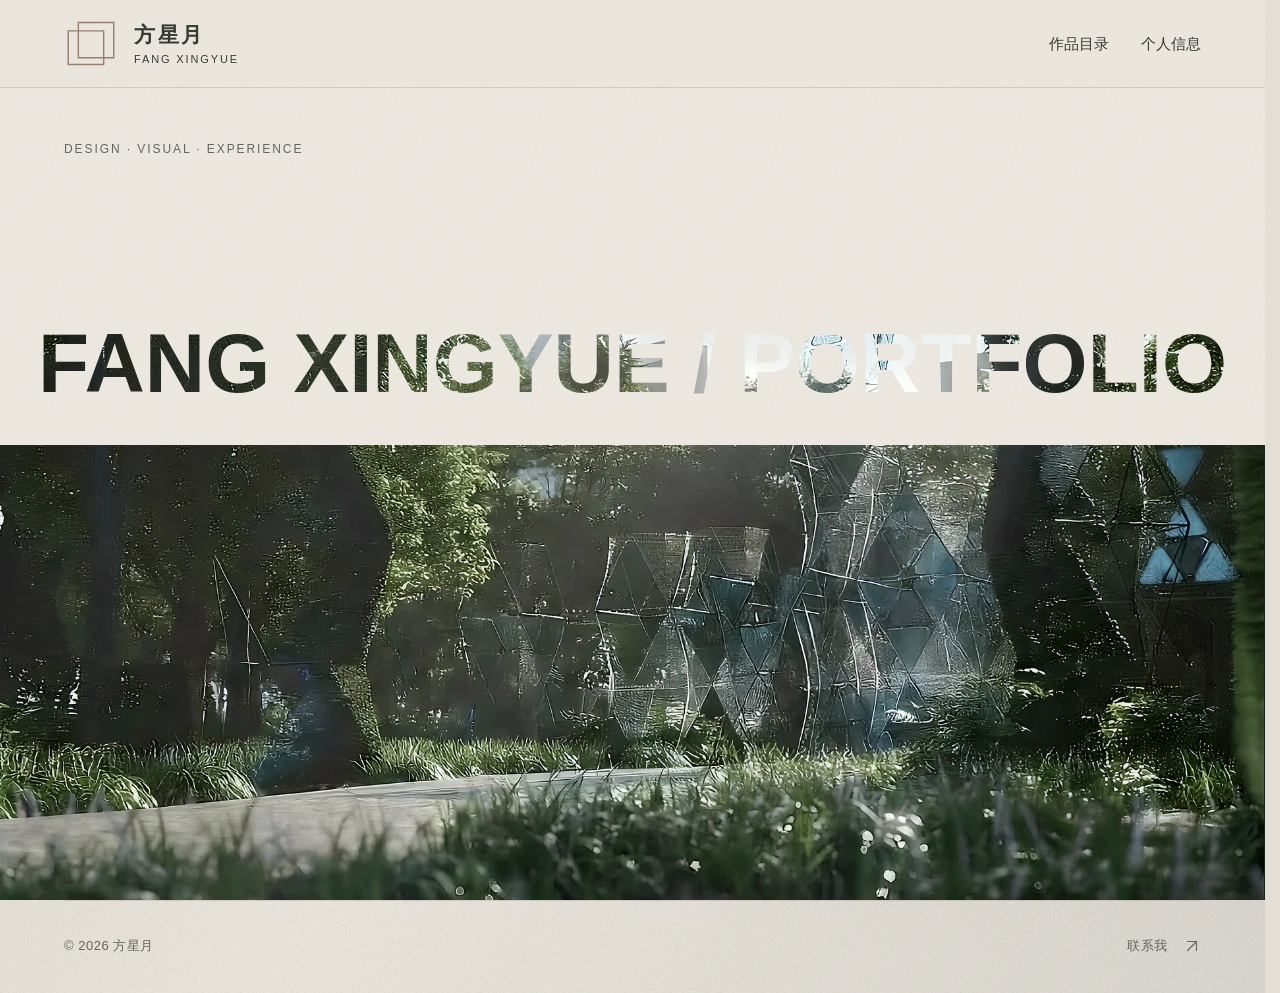
<file: index.html>
<!doctype html><html lang="zh-CN"><head><meta charset="utf-8"><meta name="viewport" content="width=device-width,initial-scale=1"><script src="display-mode.js?v=20261125-49"></script><meta name="theme-color" content="#f1eee7"><meta name="description" content="方星月的设计作品集：概念、视觉、材料与原型，探索设计与体验的可能。"><meta property="og:title" content="方星月 · 设计作品集"><meta property="og:description" content="方星月的设计作品集：概念、视觉、材料与原型，探索设计与体验的可能。"><title>方星月 · 设计作品集</title><link rel="icon" href="assets/favicon.svg?v=2" type="image/svg+xml"><link rel="stylesheet" href="styles.css?v=20261125-49"><link rel="stylesheet" href="experience.css?v=20261125-49"><script src="projects.js?v=20261125-49" defer></script><script src="other-projects.js?v=20261125-49" defer></script><script src="selected-core.js?v=20261126-60" defer></script><script src="selected-lumi.js?v=20261125-49" defer></script><script src="experience.js?v=20261125-49" defer></script><link rel="stylesheet" href="display-mode.css?v=20261125-49"><script src="navigation.js?v=20261125-49" defer></script><link rel="stylesheet" href="navigation.css?v=20261125-49"></head><body class="home-page motion-home"><a class="skip" href="#main">跳至正文</a><header class="header"><a class="identity" href="index.html" aria-label="方星月，回到首页"><img class="brand-mark" src="assets/folio-mark.svg" width="64" height="56" alt="" aria-hidden="true"><span>方星月<small>FANG XINGYUE</small></span></a><nav aria-label="主导航"><a href="index.html?view=work" data-directory-link>作品目录</a><a href="about.html">个人信息</a></nav></header>
<main id="main">
 <section class="motion-intro" aria-label="从 LUMI CITY 影片进入作品目录">
  <div class="motion-stage">
   <div class="motion-directory wrap" id="work">
    <div class="motion-heading"><h1>CONTENTS</h1></div>
    <div class="motion-grid" id="project-grid"></div>
   </div>
   <div class="hero-film" aria-hidden="true"><video id="opening-video" muted autoplay loop playsinline preload="auto" poster="assets/lumi-opening-enhanced-poster.webp"><source src="assets/lumi-opening-enhanced.mp4" type="video/mp4"></video></div>
   <svg class="opening-mask" xmlns="http://www.w3.org/2000/svg" aria-hidden="true" focusable="false" preserveAspectRatio="none">
    <defs><mask id="opening-cutout" x="0" y="0" maskUnits="userSpaceOnUse" maskContentUnits="userSpaceOnUse" mask-type="luminance"><rect id="opening-solid" fill="white"/><g id="opening-type"><text fill="black" font-family="Arial, Helvetica, sans-serif" font-size="100" font-weight="900">FANG XINGYUE / PORTFOLIO</text></g></mask>
    <pattern id="opening-grain" width="240" height="240" patternUnits="userSpaceOnUse"><image href="assets/paper-grain.svg" width="240" height="240"/></pattern></defs>
    <g mask="url(#opening-cutout)"><rect width="100%" height="100%" fill="#eeeae2"/><rect width="100%" height="100%" fill="url(#opening-grain)" opacity=".38"/></g>
   </svg>
   <div class="hero-copy"><p class="hero-kicker">DESIGN · VISUAL · EXPERIENCE</p><p class="sr-only">FANG XINGYUE / PORTFOLIO</p></div>
  </div>
 </section>
 <noscript><div class="wrap empty"><p><a href="documents/lumi-city.pdf">下载 LUMI CITY 完整作品集</a> · <a href="documents/portfolio-selected.pdf">下载设计作品集</a></p></div></noscript>
</main><footer class="footer wrap"><span>© 2026 方星月</span><a href="about.html#contact">联系我 <svg class="icon" viewBox="0 0 24 24" aria-hidden="true"><path d="M6 18 18 6M6 6h12v12"/></svg></a></footer></body></html>
</file>
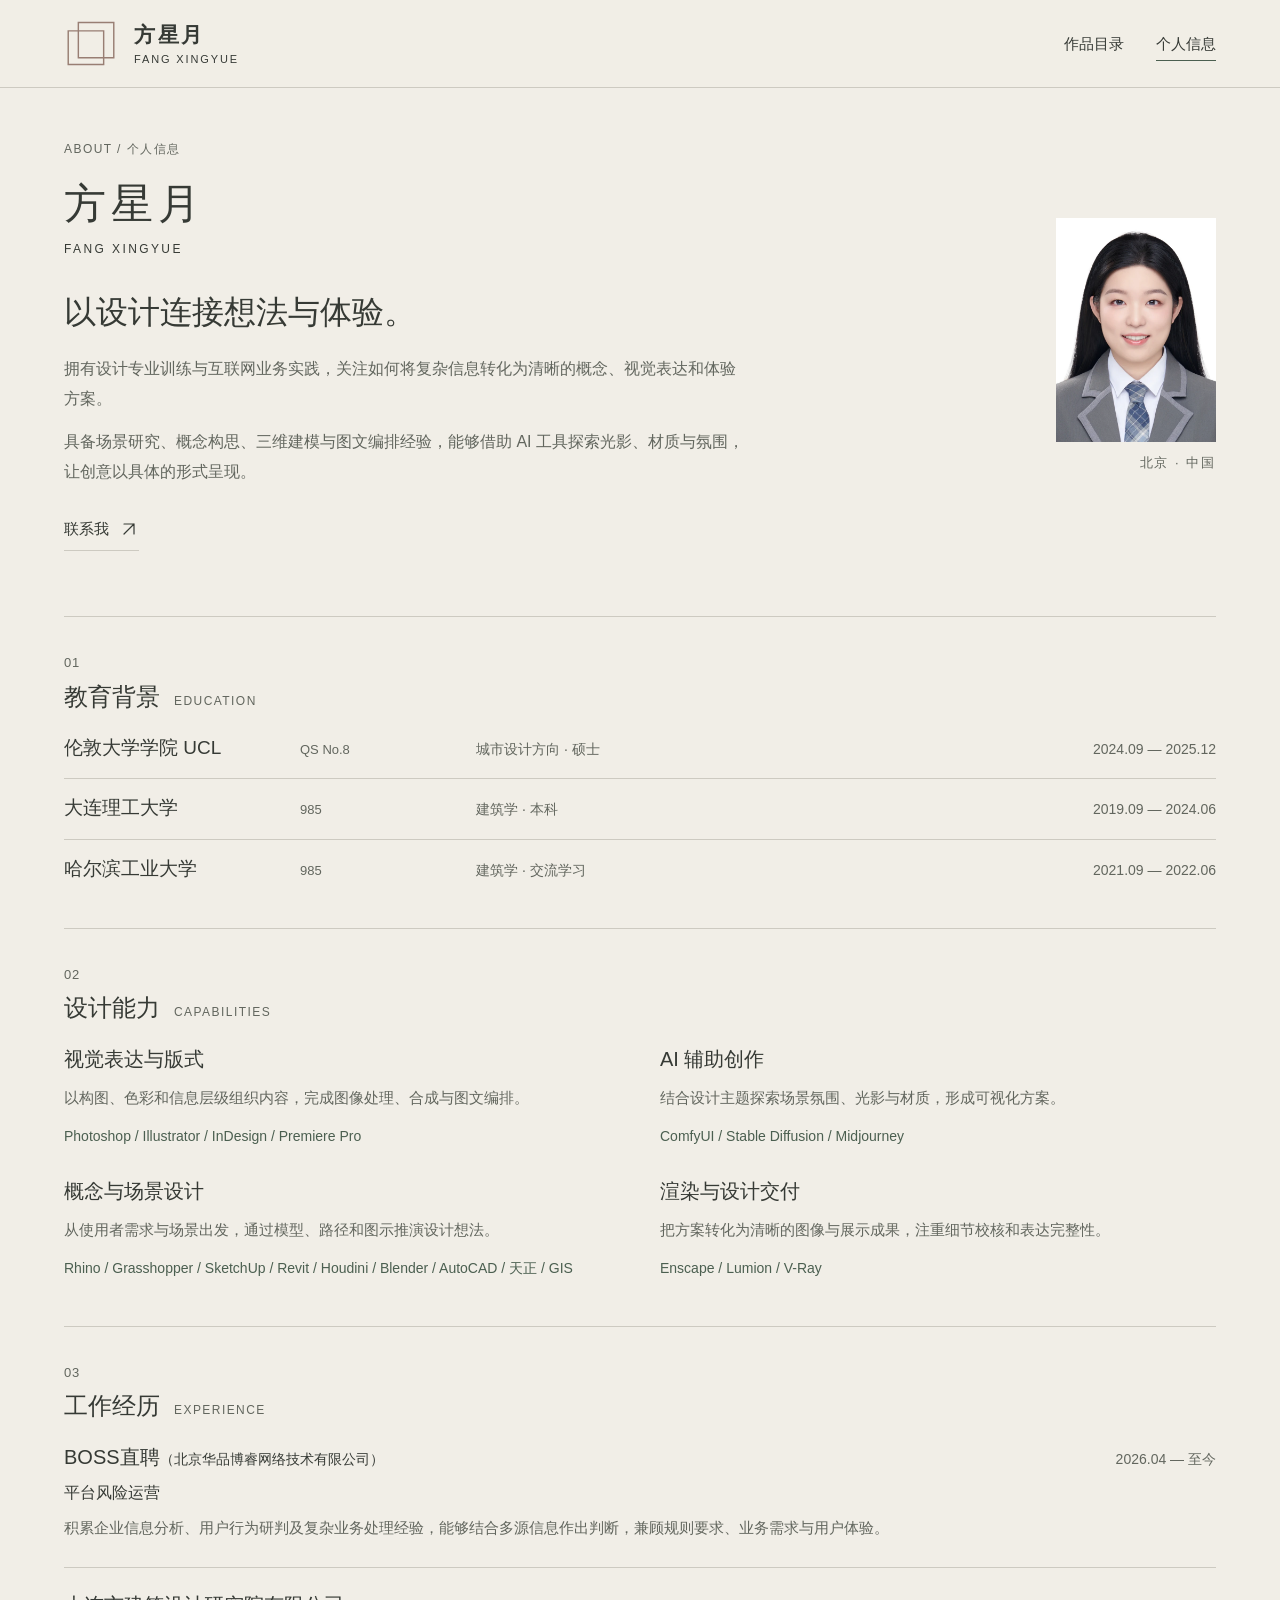
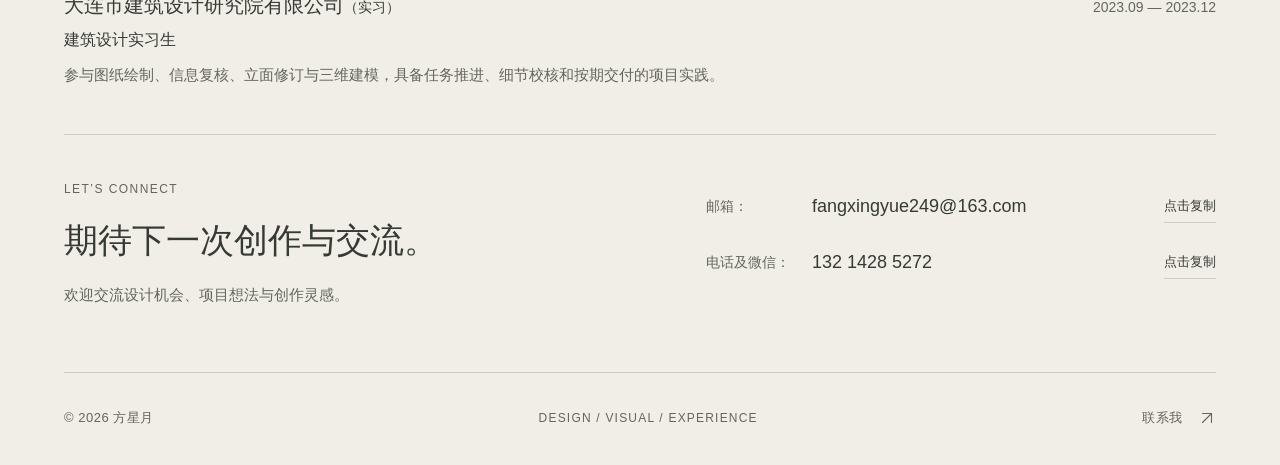
<file: about.html>
<!doctype html><html lang="zh-CN"><head><meta charset="utf-8"><meta name="viewport" content="width=device-width,initial-scale=1"><script src="display-mode.js?v=20261125-34"></script><meta name="theme-color" content="#f5f4ef"><meta name="description" content="方星月的教育背景、设计能力、互联网业务经历与联系方式。"><meta property="og:title" content="个人信息 · 方星月"><meta property="og:description" content="方星月的教育背景、设计能力、互联网业务经历与联系方式。"><title>个人信息 · 方星月</title><link rel="icon" href="assets/favicon.svg?v=2" type="image/svg+xml"><link rel="stylesheet" href="styles.css?v=20261125-34"><script src="site.js?v=20261125-34" defer></script><link rel="stylesheet" href="display-mode.css?v=20261125-34"></head><body><a class="skip" href="#main">跳至正文</a><header class="header"><a class="identity" href="index.html" aria-label="方星月，回到首页"><img class="brand-mark" src="assets/folio-mark.svg" width="64" height="56" alt="" aria-hidden="true"><span>方星月<small>FANG XINGYUE</small></span></a><nav aria-label="主导航"><a  href="index.html?view=work">作品目录</a><a aria-current="page" href="about.html">个人信息</a></nav></header>
<main id="main" class="about-page wrap">
 <section class="profile-heading" aria-labelledby="profile-title"><div class="profile-copy"><p class="eyebrow">ABOUT / 个人信息</p><h1 id="profile-title">方星月<span>FANG XINGYUE</span></h1><h2>以设计连接想法与体验。</h2><p>拥有设计专业训练与互联网业务实践，关注如何将复杂信息转化为清晰的概念、视觉表达和体验方案。</p><p>具备场景研究、概念构思、三维建模与图文编排经验，能够借助 AI 工具探索光影、材质与氛围，让创意以具体的形式呈现。</p><a class="text-link" href="#contact">联系我 <svg class="icon" viewBox="0 0 24 24" aria-hidden="true" focusable="false"><path d="M6 18 18 6M6 6h12v12"/></svg></a></div><figure class="profile-portrait"><img src="assets/portrait.webp" width="600" height="840" alt="方星月的个人肖像"><figcaption>北京 · 中国</figcaption></figure></section>
 <section class="profile-section" aria-labelledby="education-title"><div class="section-label"><span>01</span><h2 id="education-title">教育背景<small>EDUCATION</small></h2></div><div class="education-list"><div><h3>伦敦大学学院 UCL</h3><a class="school-badge" href="https://www.ucl.ac.uk/about/excellence-and-impact/rankings" target="_blank" rel="noopener noreferrer" aria-label="UCL QS No.8，查看排名来源">QS No.8</a><p>城市设计方向 · 硕士</p><span>2024.09 — 2025.12</span></div><div><h3>大连理工大学</h3><span class="school-badge">985</span><p>建筑学 · 本科</p><span>2019.09 — 2024.06</span></div><div><h3>哈尔滨工业大学</h3><span class="school-badge">985</span><p>建筑学 · 交流学习</p><span>2021.09 — 2022.06</span></div></div></section>
 <section class="profile-section" aria-labelledby="skills-title"><div class="section-label"><span>02</span><h2 id="skills-title">设计能力<small>CAPABILITIES</small></h2></div><div class="skills-grid"><div><h3>视觉表达与版式</h3><p>以构图、色彩和信息层级组织内容，完成图像处理、合成与图文编排。</p><small>Photoshop / Illustrator / InDesign / Premiere Pro</small></div><div><h3>AI 辅助创作</h3><p>结合设计主题探索场景氛围、光影与材质，形成可视化方案。</p><small>ComfyUI / Stable Diffusion / Midjourney</small></div><div><h3>概念与场景设计</h3><p>从使用者需求与场景出发，通过模型、路径和图示推演设计想法。</p><small>Rhino / Grasshopper / SketchUp / Revit / Houdini / Blender / AutoCAD / 天正 / GIS</small></div><div><h3>渲染与设计交付</h3><p>把方案转化为清晰的图像与展示成果，注重细节校核和表达完整性。</p><small>Enscape / Lumion / V-Ray</small></div></div></section>
 <section class="profile-section" aria-labelledby="experience-title"><div class="section-label"><span>03</span><h2 id="experience-title">工作经历<small>EXPERIENCE</small></h2></div><div class="experience-list"><article><div><h3>BOSS直聘<small class="company-legal">（北京华品博睿网络技术有限公司）</small></h3><span>2026.04 — 至今</span></div><h4>平台风险运营</h4><p>积累企业信息分析、用户行为研判及复杂业务处理经验，能够结合多源信息作出判断，兼顾规则要求、业务需求与用户体验。</p></article><article><div><h3>大连市建筑设计研究院有限公司<small class="company-legal">（实习）</small></h3><span>2023.09 — 2023.12</span></div><h4>建筑设计实习生</h4><p>参与图纸绘制、信息复核、立面修订与三维建模，具备任务推进、细节校核和按期交付的项目实践。</p></article></div></section>
 <section class="profile-contact" id="contact"><div><p class="eyebrow">LET’S CONNECT</p><h2>期待下一次创作与交流。</h2><p>欢迎交流设计机会、项目想法与创作灵感。</p></div><div class="contact-details"><button type="button" class="contact-row" data-copy="fangxingyue249@163.com" data-copy-label="邮箱"><span class="contact-label">邮箱：</span><span class="contact-value">fangxingyue249@163.com</span><span class="copy-hint">点击复制</span></button><button type="button" class="contact-row" data-copy="13214285272" data-copy-label="号码"><span class="contact-label">电话及微信：</span><span class="contact-value">132 1428 5272</span><span class="copy-hint">点击复制</span></button><span id="copy-status" role="status" aria-live="polite"></span></div></section>
</main><footer class="footer wrap"><span>© 2026 方星月</span><span class="footer-note">DESIGN / VISUAL / EXPERIENCE</span><a href="about.html#contact">联系我 <svg class="icon" viewBox="0 0 24 24" aria-hidden="true" focusable="false"><path d="M6 18 18 6M6 6h12v12"/></svg></a></footer></body></html>
</file>
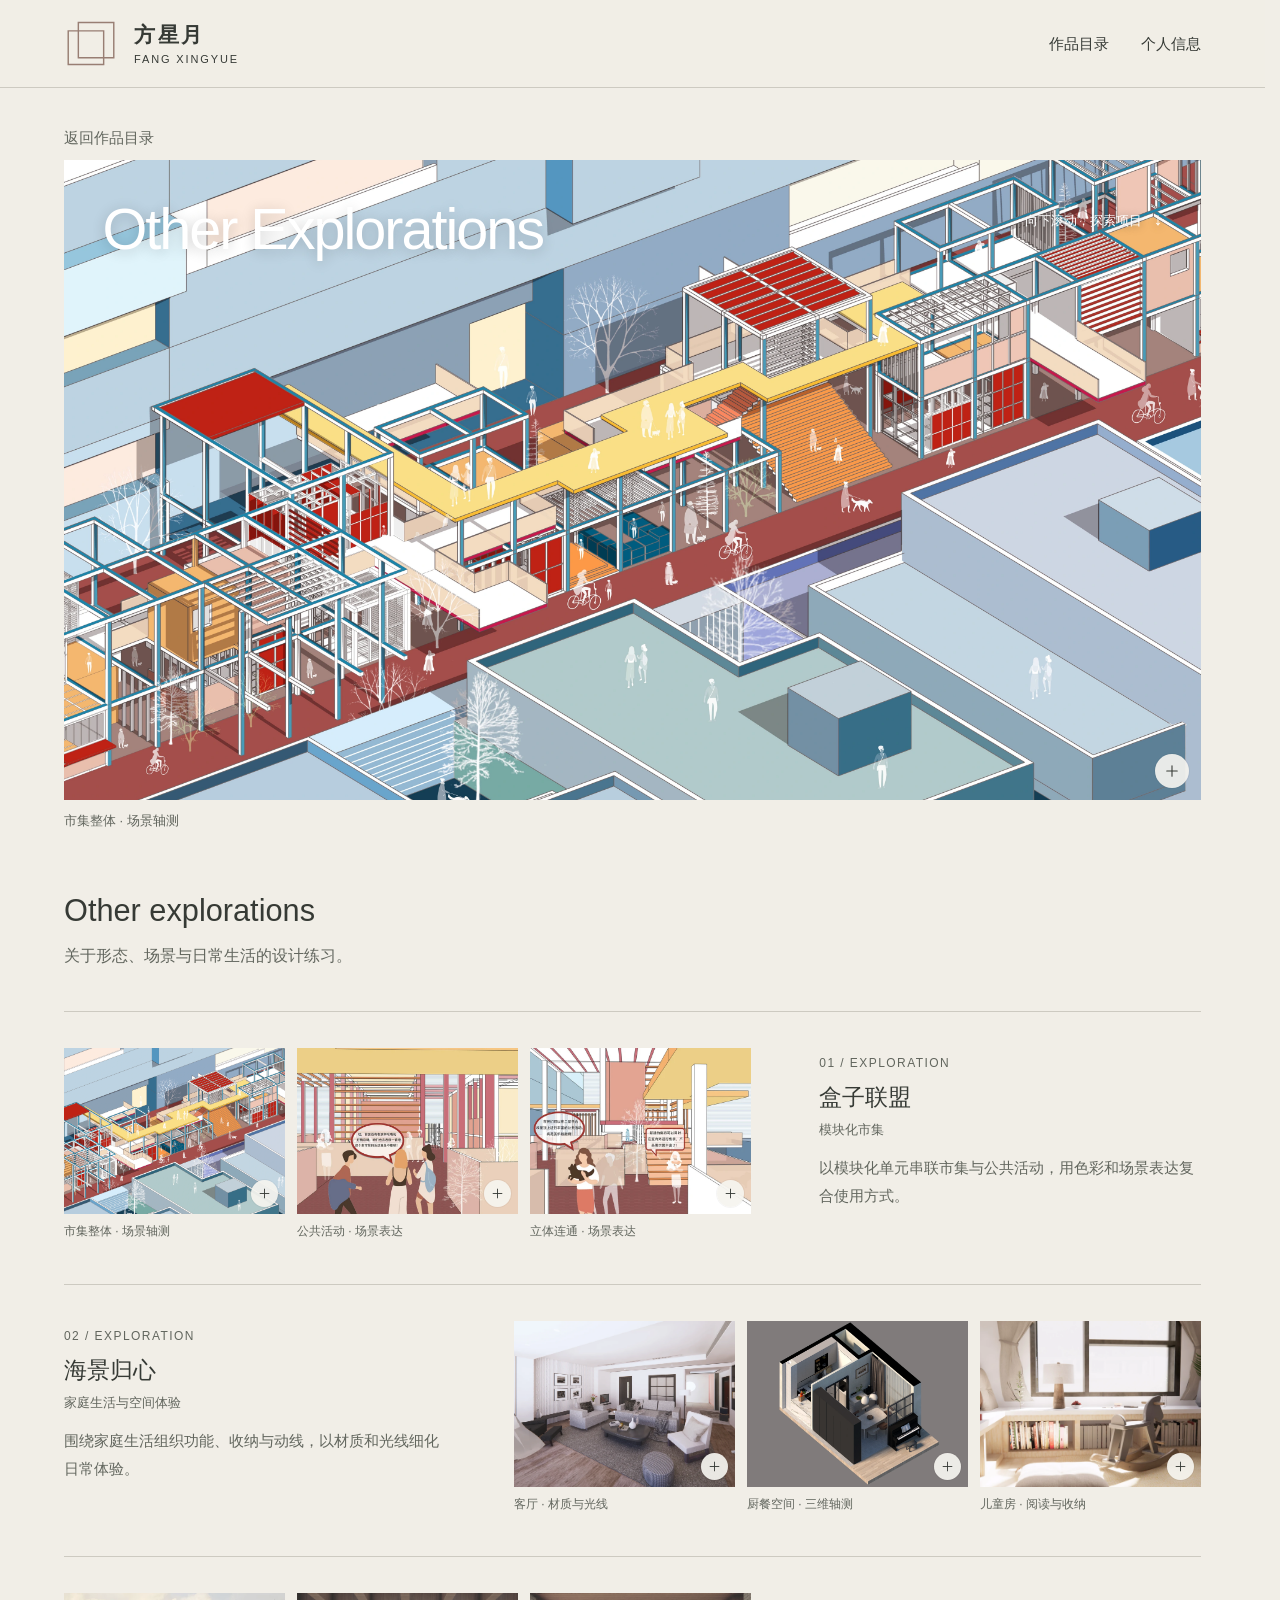
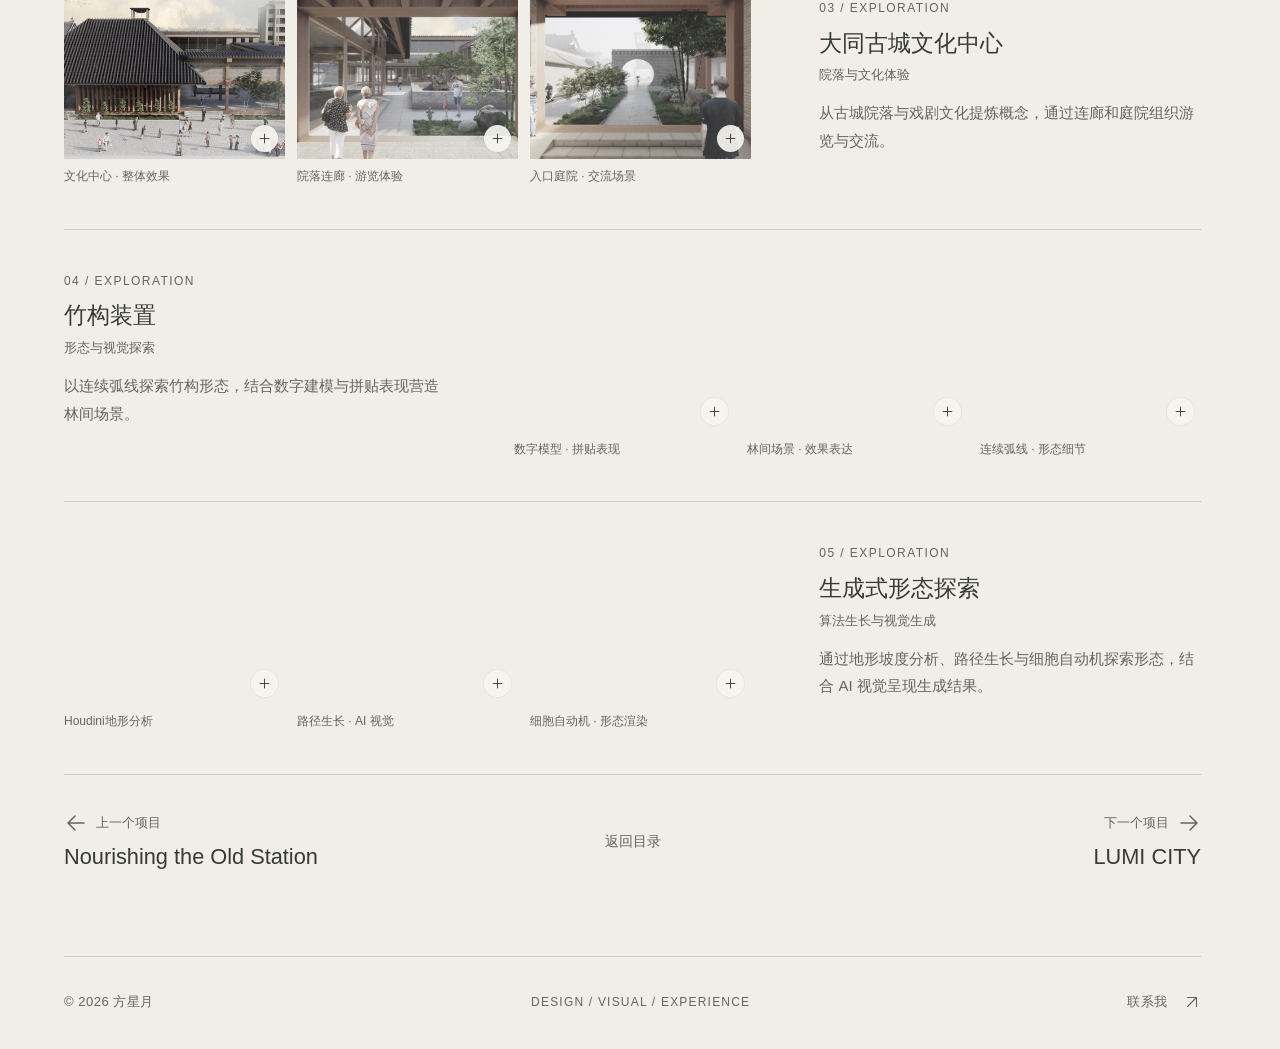
<file: other.html>
<!doctype html><html lang="zh-CN"><head><meta charset="utf-8"><meta name="viewport" content="width=device-width,initial-scale=1"><script src="display-mode.js?v=20261125-49"></script><meta name="theme-color" content="#f1eee7"><meta name="description" content="更多设计探索：盒子联盟、海景归心、大同古城文化中心与竹构装置。"><meta property="og:title" content="其他项目 · 方星月"><meta property="og:description" content="更多设计探索：盒子联盟、海景归心、大同古城文化中心与竹构装置。"><title>其他项目 · 方星月</title><link rel="icon" href="assets/favicon.svg?v=2" type="image/svg+xml"><link rel="stylesheet" href="styles.css?v=20261125-49"><link rel="stylesheet" href="experience.css?v=20261125-49"><script src="other-projects.js?v=20261125-49" defer></script><script src="projects.js?v=20261125-49" defer></script><script src="selected-core.js?v=20261126-60" defer></script><script src="selected-lumi.js?v=20261125-49" defer></script><script src="experience.js?v=20261125-49" defer></script><link rel="stylesheet" href="display-mode.css?v=20261125-49"><script src="navigation.js?v=20261125-49" defer></script><link rel="stylesheet" href="navigation.css?v=20261125-49"></head><body class="selected-page"><a class="skip" href="#main">跳至正文</a><header class="header"><a class="identity" href="index.html" aria-label="方星月，回到首页"><img class="brand-mark" src="assets/folio-mark.svg" width="64" height="56" alt="" aria-hidden="true"><span>方星月<small>FANG XINGYUE</small></span></a><nav aria-label="主导航"><a href="index.html?view=work" data-directory-link>作品目录</a><a href="about.html">个人信息</a></nav></header><main id="main" class="wrap other-main"><a class="back-link" href="index.html?view=work">返回作品目录</a><div class="other-heading"><h2>Other explorations</h2><p>关于形态、场景与日常生活的设计练习。</p></div><div id="other-projects"></div><div id="other-pagination"></div><noscript><p>请启用 JavaScript 查看项目图文。</p></noscript></main><footer class="footer wrap"><span>© 2026 方星月</span><span class="footer-note">DESIGN / VISUAL / EXPERIENCE</span><a href="about.html#contact">联系我 <svg class="icon" viewBox="0 0 24 24" aria-hidden="true"><path d="M6 18 18 6M6 6h12v12"/></svg></a></footer><dialog id="lightbox" aria-label="查看作品大图"><div class="lightbox-heading"><span id="lightbox-caption"></span><button class="lightbox-close" aria-label="关闭大图"></button></div><div class="lightbox-stage" tabindex="0" aria-label="放大后可拖动或滚动查看图片"><div class="lightbox-canvas"><img alt=""></div></div><div class="lightbox-controls"><button class="lightbox-prev" aria-label="上一张"></button><span id="lightbox-page"></span><button class="lightbox-next" aria-label="下一张"></button><span class="control-divider"></span><button class="zoom-out" aria-label="缩小图片"></button><span id="zoom-value">100%</span><button class="zoom-in" aria-label="放大图片"></button></div></dialog></body></html>
</file>
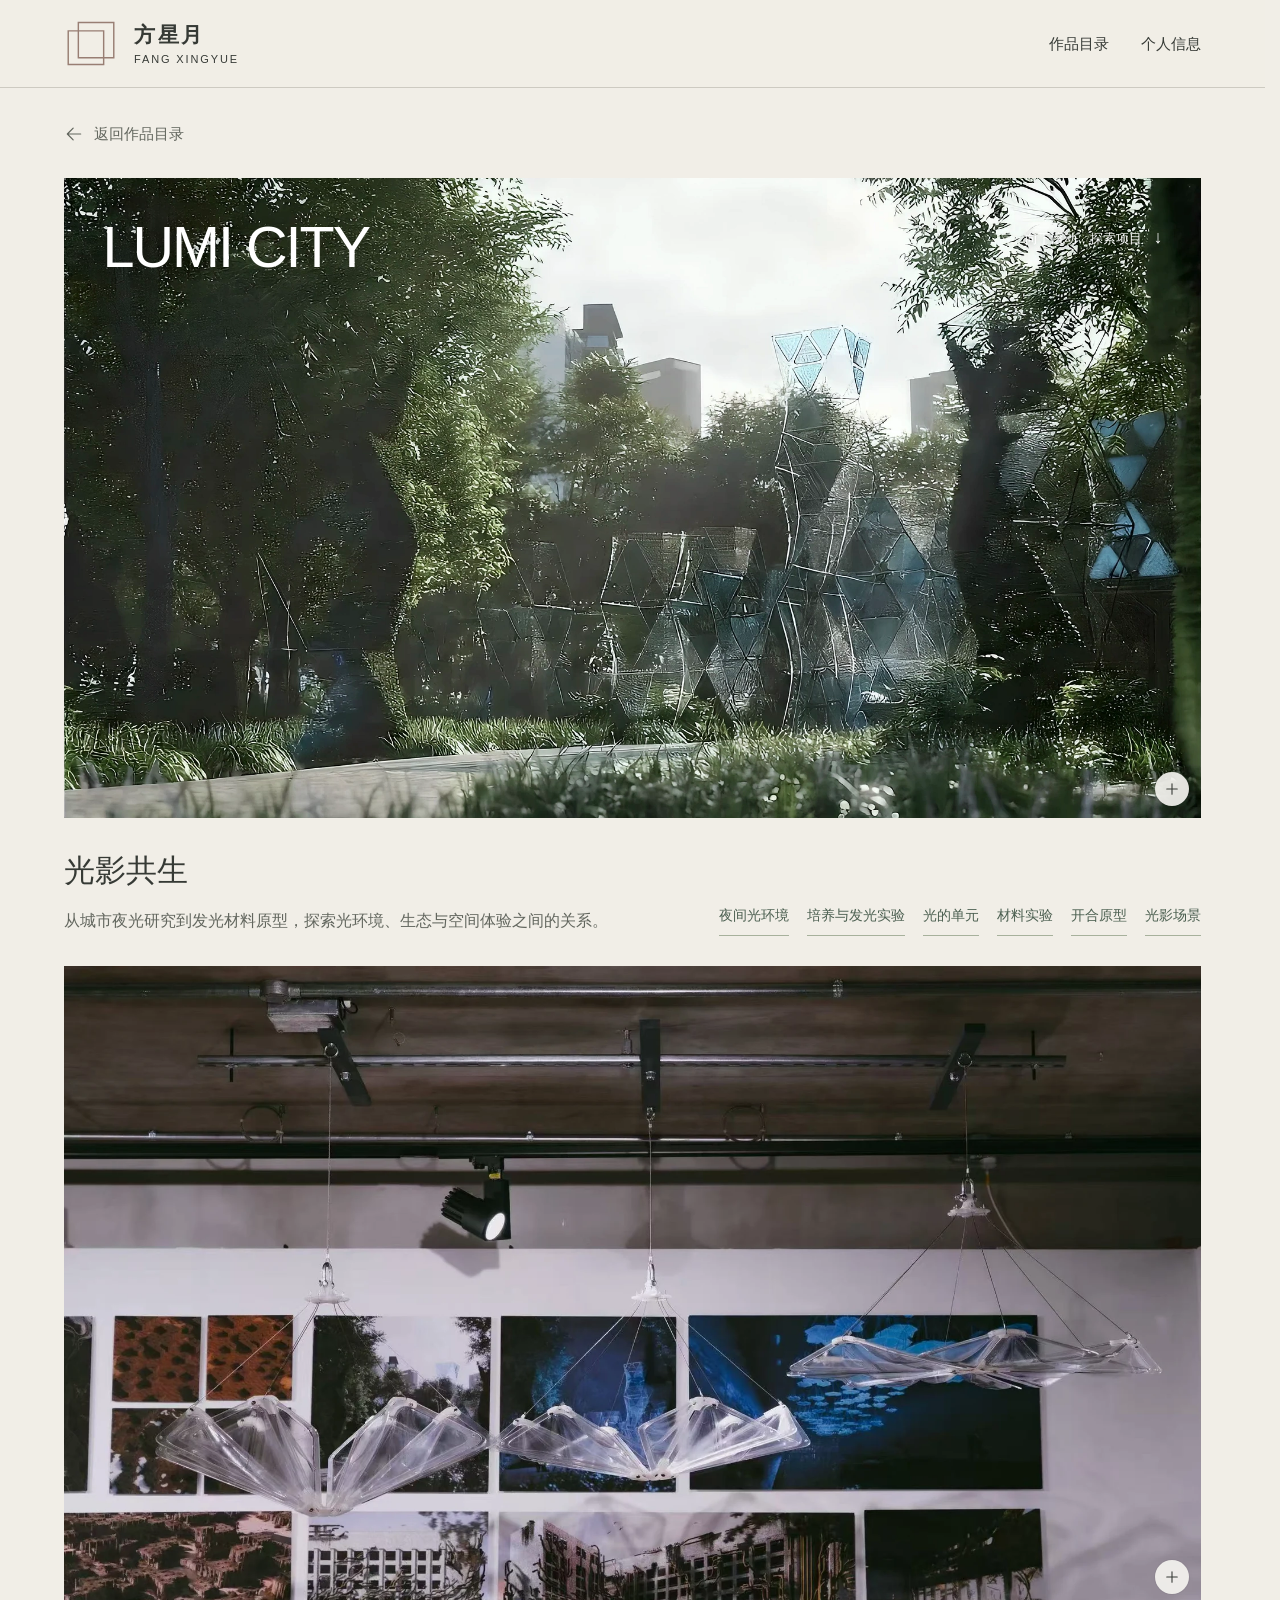
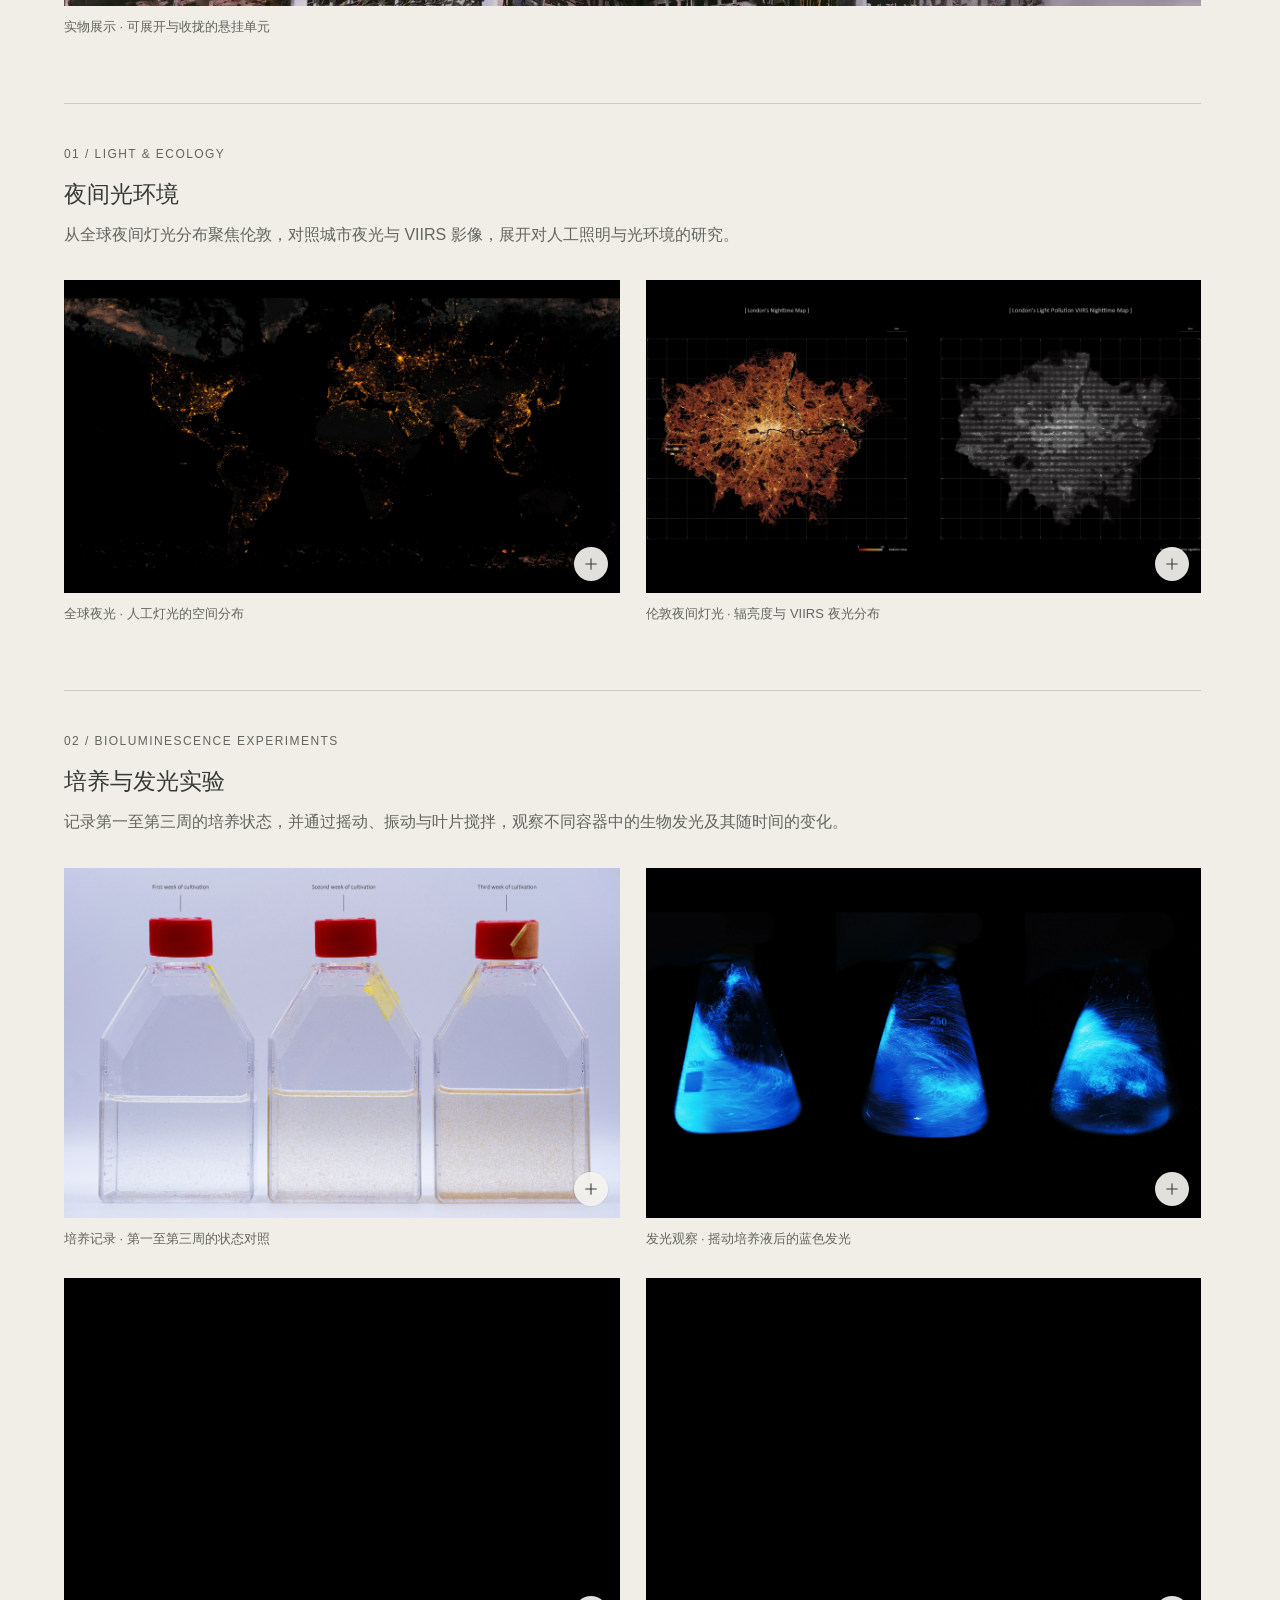
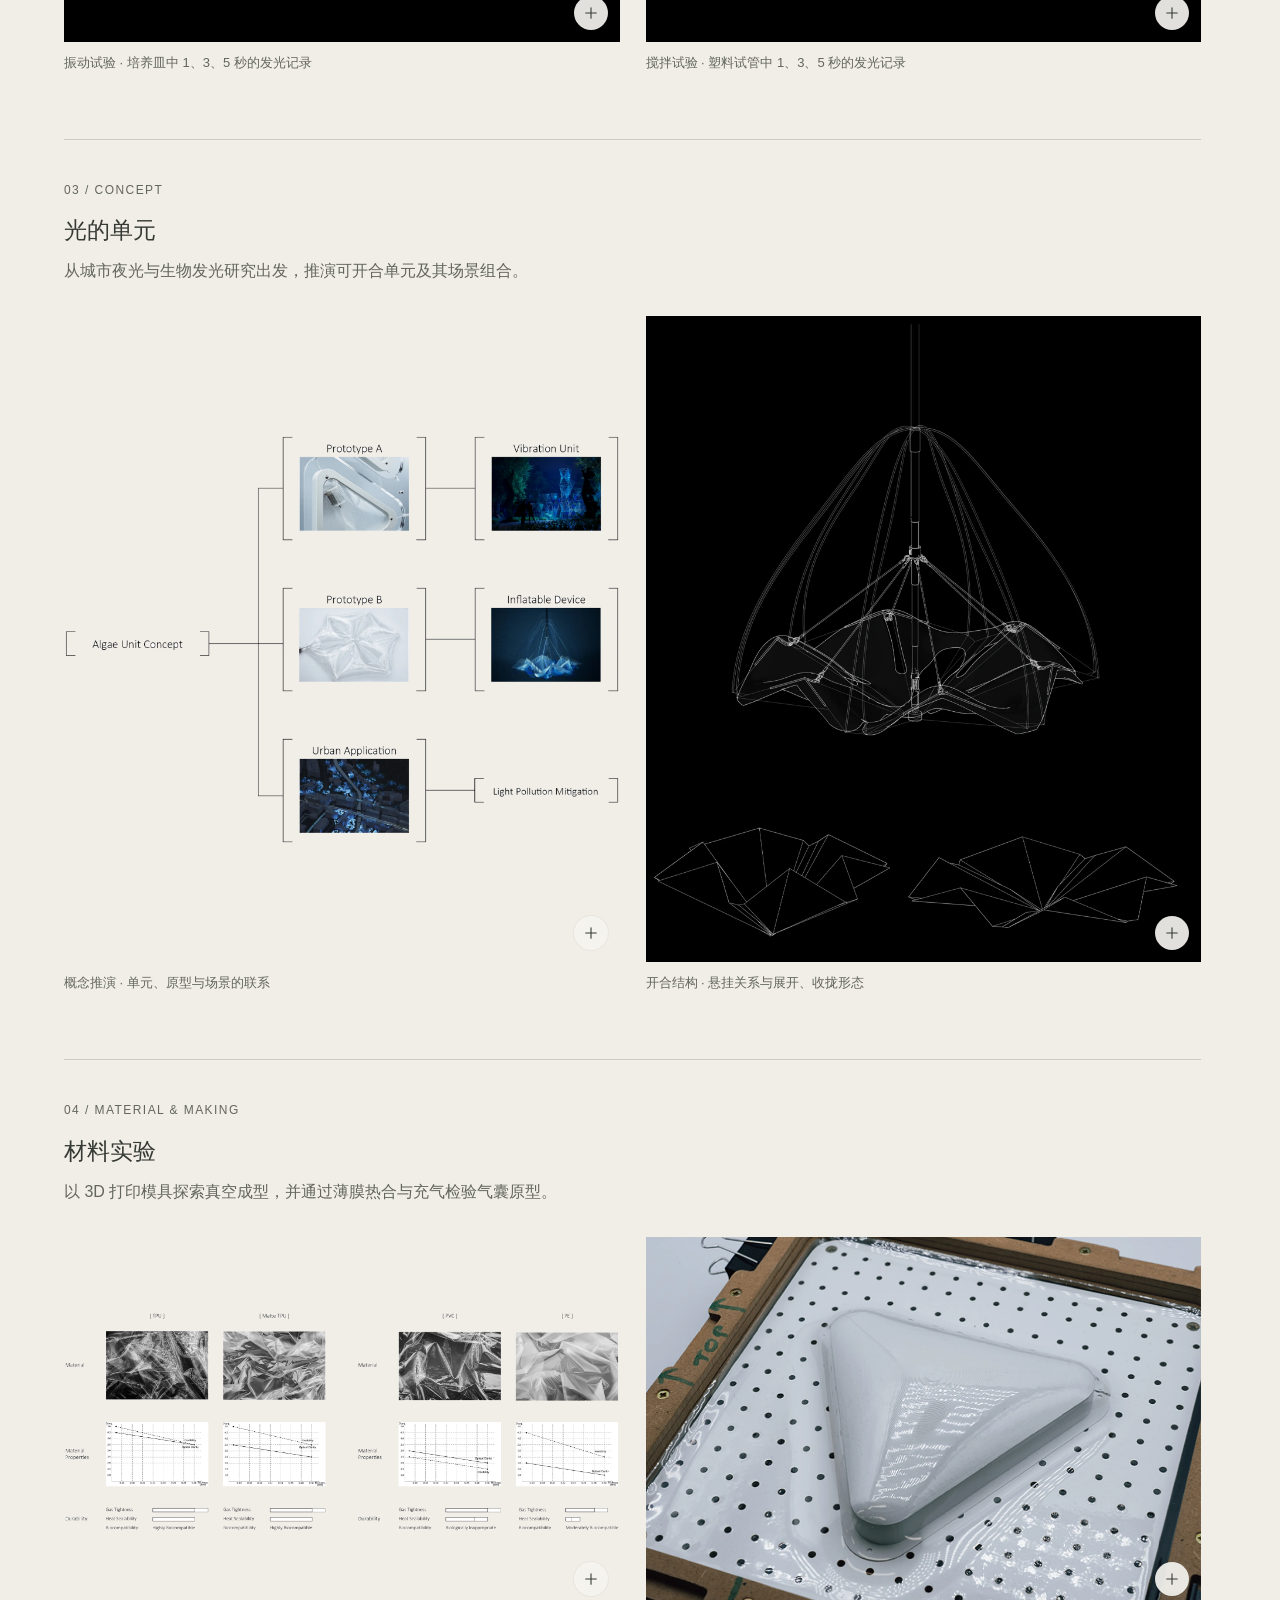
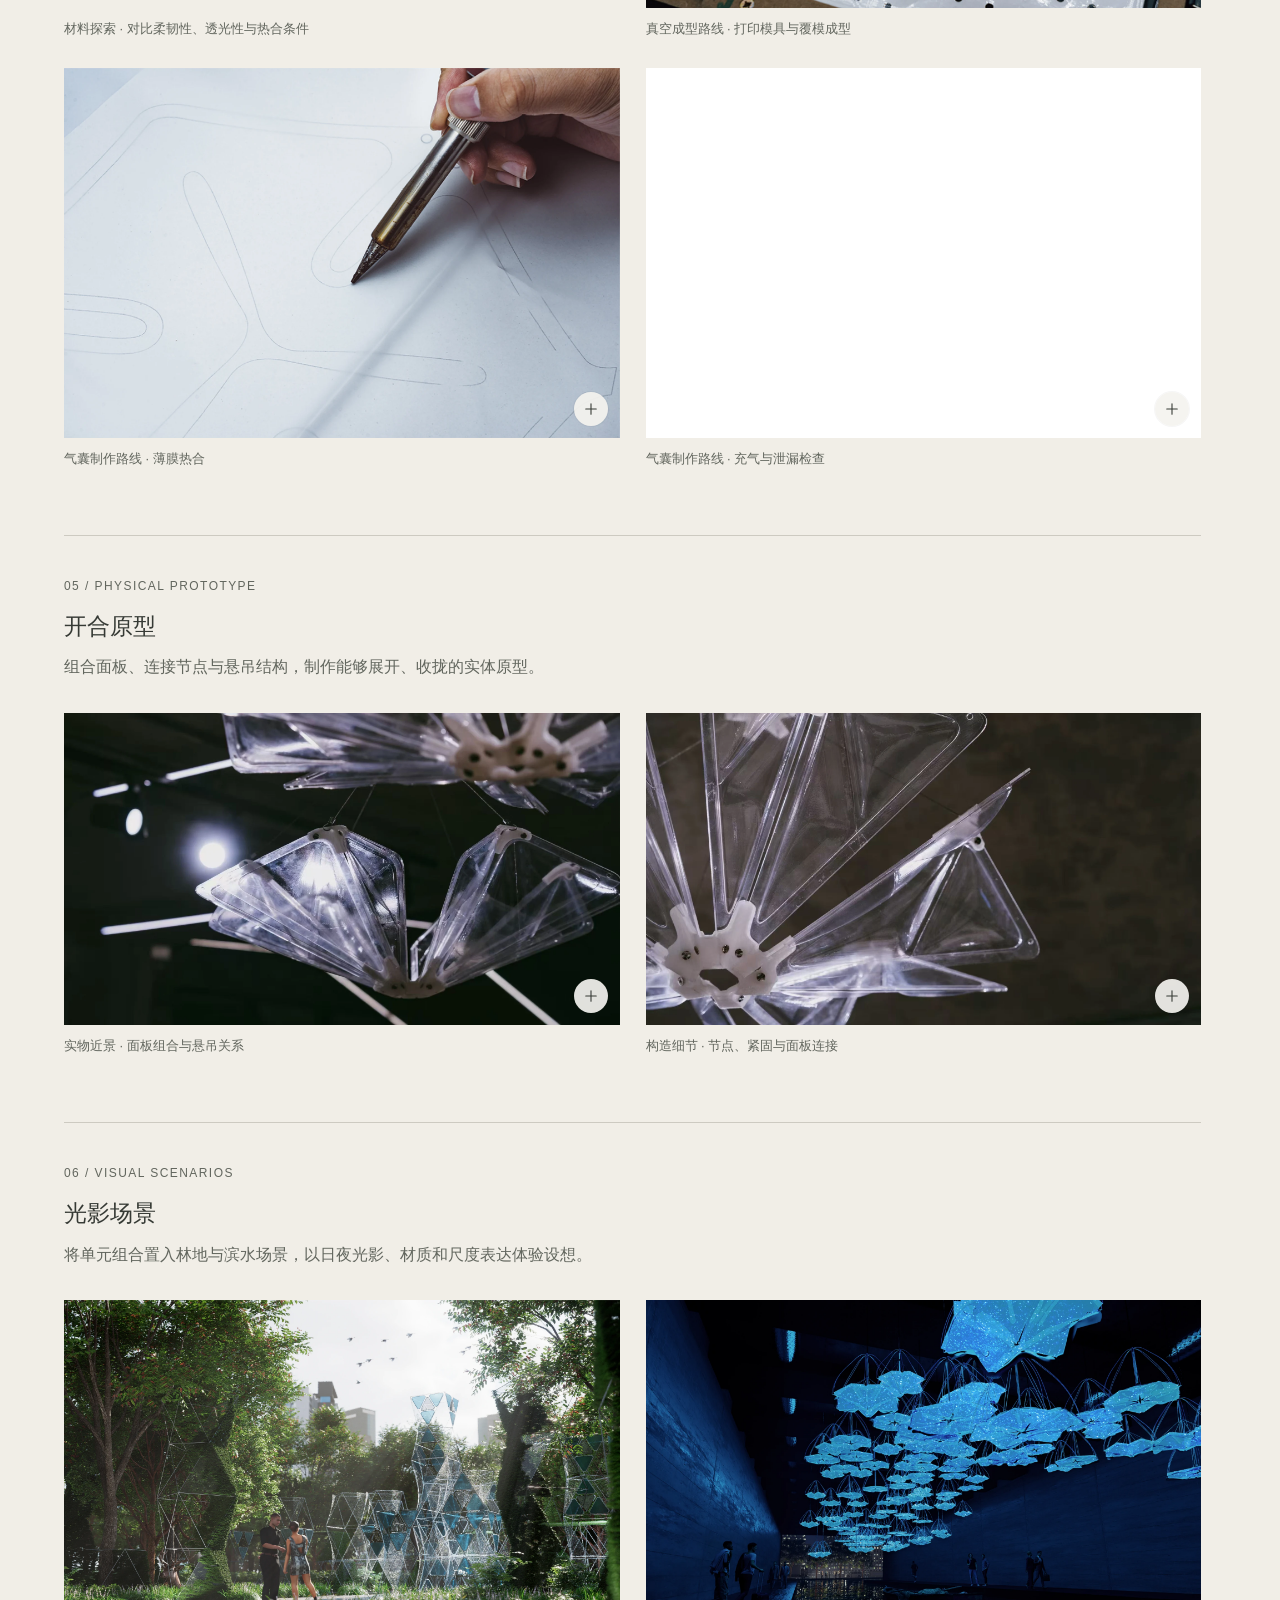
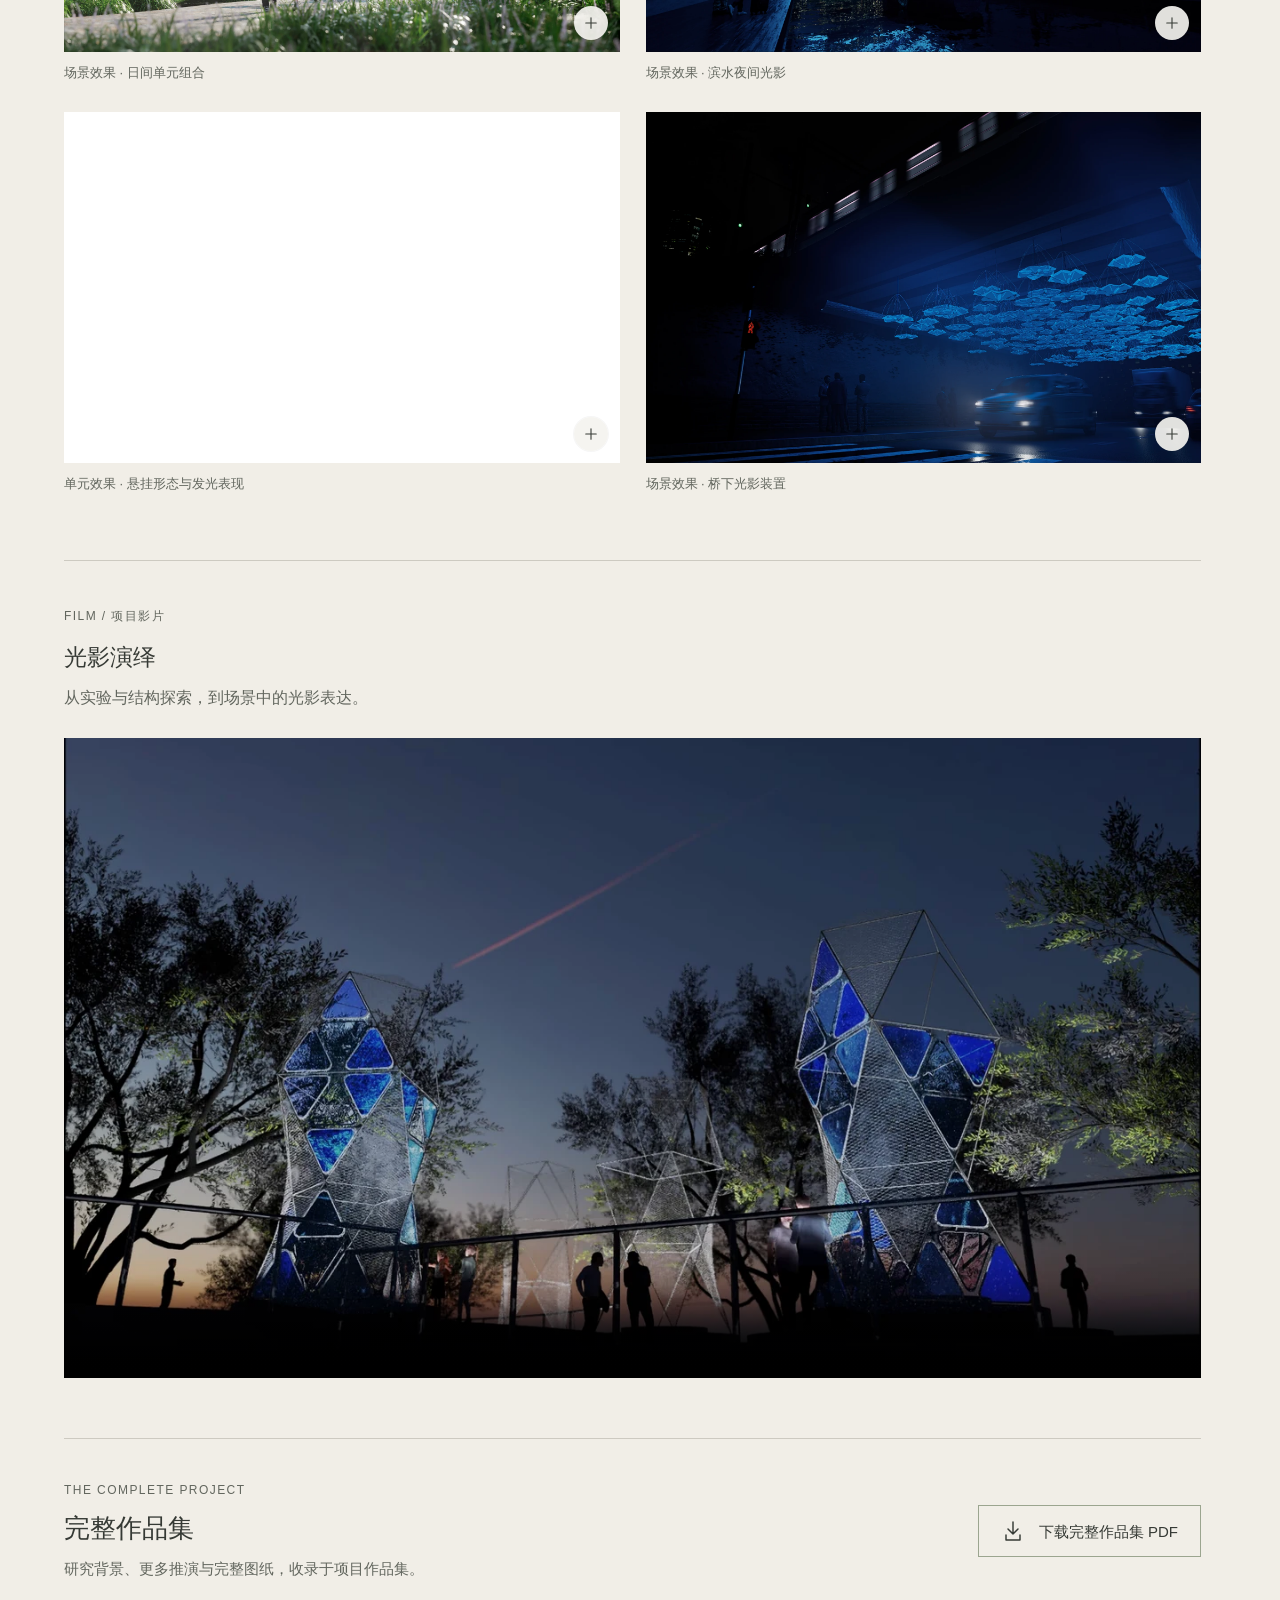
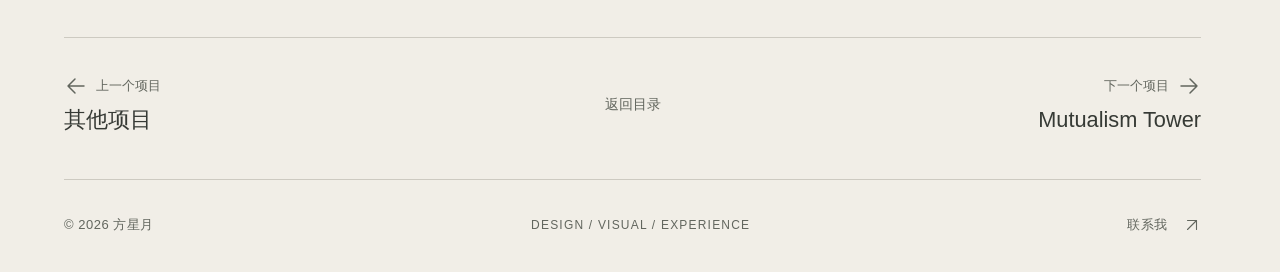
<file: project.html>
<!doctype html><html lang="zh-CN"><head><meta charset="utf-8"><meta name="viewport" content="width=device-width,initial-scale=1"><script src="display-mode.js?v=20261125-49"></script><meta name="theme-color" content="#f1eee7"><meta name="description" content="从概念与形态到场景、材料和原型，精选设计过程与成果。"><meta property="og:title" content="精选项目 · 方星月"><meta property="og:description" content="从概念与形态到场景、材料和原型，精选设计过程与成果。"><title>精选项目 · 方星月</title><link rel="icon" href="assets/favicon.svg?v=2" type="image/svg+xml"><link rel="stylesheet" href="styles.css?v=20261125-49"><link rel="stylesheet" href="experience.css?v=20261125-49"><script src="projects.js?v=20261125-49" defer></script><script src="selected-core.js?v=20261126-60" defer></script><script src="selected-lumi.js?v=20261125-49" defer></script><script src="other-projects.js?v=20261125-49" defer></script><script src="experience.js?v=20261125-49" defer></script><link rel="stylesheet" href="display-mode.css?v=20261125-49"><script src="navigation.js?v=20261125-49" defer></script><link rel="stylesheet" href="navigation.css?v=20261125-49"></head><body class="selected-page"><a class="skip" href="#main">跳至正文</a><header class="header"><a class="identity" href="index.html" aria-label="方星月，回到首页"><img class="brand-mark" src="assets/folio-mark.svg" width="64" height="56" alt="" aria-hidden="true"><span>方星月<small>FANG XINGYUE</small></span></a><nav aria-label="主导航"><a href="index.html?view=work" data-directory-link>作品目录</a><a href="about.html">个人信息</a></nav></header><main id="main"><div id="project-content"></div><noscript><div class="wrap empty"><p>请启用 JavaScript 查看精选作品，或 <a href="documents/portfolio-selected.pdf">下载设计作品集 PDF</a>。</p></div></noscript></main><footer class="footer wrap"><span>© 2026 方星月</span><span class="footer-note">DESIGN / VISUAL / EXPERIENCE</span><a href="about.html#contact">联系我 <svg class="icon" viewBox="0 0 24 24" aria-hidden="true"><path d="M6 18 18 6M6 6h12v12"/></svg></a></footer><dialog id="lightbox" aria-label="查看作品大图"><div class="lightbox-heading"><span id="lightbox-caption"></span><button class="lightbox-close" aria-label="关闭大图"></button></div><div class="lightbox-stage" tabindex="0" aria-label="放大后可拖动或滚动查看图片"><div class="lightbox-canvas"><img alt=""></div></div><div class="lightbox-controls"><button class="lightbox-prev" aria-label="上一张"></button><span id="lightbox-page"></span><button class="lightbox-next" aria-label="下一张"></button><span class="control-divider"></span><button class="zoom-out" aria-label="缩小图片"></button><span id="zoom-value">100%</span><button class="zoom-in" aria-label="放大图片"></button></div></dialog></body></html>
</file>
<file: styles.css>
:root{--paper:#f5f4ef;--ink:#242924;--muted:#70766f;--green:#365a47;--line:#d2d5ca;--header:100px;--gutter:clamp(24px,5vw,80px)}
*{box-sizing:border-box}html{scroll-behavior:smooth;-webkit-text-size-adjust:100%;text-size-adjust:100%}body{margin:0;background:var(--paper);color:var(--ink);font-family:Arial,"PingFang SC","Microsoft YaHei",sans-serif;font-size:15px;line-height:1.7}body.modal-open{overflow:hidden}h1,h2,h3,h4,p,figure{margin:0}h1,h2,h3,h4{line-height:1.25;font-weight:500}a{color:inherit;text-decoration:none}button,select{font:inherit;color:inherit}button,a,select{-webkit-tap-highlight-color:transparent}button{cursor:pointer}img,video{display:block;max-width:100%}button:disabled{opacity:.3;cursor:default}a:focus-visible,button:focus-visible,select:focus-visible{outline:2px solid var(--green);outline-offset:5px}button{border:0}::selection{background:#d6e2d4}.wrap{width:min(calc(100% - var(--gutter)*2),1440px);margin-inline:auto}.icon{display:inline-block;flex-shrink:0;width:24px;height:24px;fill:none;stroke:currentColor;stroke-width:1.45;stroke-linecap:round;stroke-linejoin:round;vertical-align:middle}.serif-word{font-family:"Songti SC","Noto Serif SC","SimSun",serif}.eyebrow{font-size:11px;letter-spacing:.12em;line-height:1.6;color:var(--muted)}.skip{position:fixed;left:12px;top:-100px;z-index:30;background:var(--ink);color:white;padding:10px 18px}.skip:focus{top:10px}.header{height:var(--header);padding-inline:var(--gutter);display:flex;align-items:center;justify-content:space-between;border-bottom:1px solid var(--line);position:sticky;top:0;z-index:10;background:rgba(245,244,239,.97)}.identity{display:flex;align-items:center;gap:16px}.brand-mark{width:54px;height:48px;object-fit:contain}.identity>span{font-size:21px;font-weight:600;letter-spacing:.12em;line-height:1.4}.identity small{display:block;font-size:10px;letter-spacing:.17em;font-weight:400;margin-top:3px}.header nav{display:flex;align-items:center;gap:32px}.header nav a{display:flex;align-items:center;min-height:44px;font-size:13px;position:relative;white-space:nowrap}.header nav a[aria-current="page"]:after{content:"";position:absolute;bottom:5px;left:0;right:0;height:1px;background:var(--green)}
.home-intro{padding-top:47px;padding-bottom:40px;display:flex;align-items:flex-end;justify-content:space-between;gap:30px}.home-intro h1{font-size:clamp(30px,3.25vw,52px);line-height:1.4;letter-spacing:-.035em;margin-top:13px}.home-intro h1 .serif-word{display:inline-block;color:var(--green)}.status-dot{display:inline-block;width:5px;height:5px;border-radius:50%;background:var(--green);vertical-align:middle;margin-right:7px}.home-intro-note{flex-shrink:0;font-size:12px;line-height:1.8;padding-bottom:5px}.home-intro-note p+p{color:var(--muted);margin-top:8px}.directory{padding-top:22px;border-top:1px solid var(--line);padding-bottom:65px;scroll-margin-top:calc(var(--header) + 16px)}.directory-heading{display:flex;align-items:center;justify-content:space-between;margin-bottom:24px}.directory-heading h2{font-size:34px;letter-spacing:.12em;font-weight:400;display:flex;align-items:center;gap:22px}.directory-heading h2 span{font-size:12px;letter-spacing:.1em;color:var(--muted)}.directory-heading>p{font-size:11px;color:var(--muted);display:flex;gap:12px;align-items:center}.directory-heading .icon{width:18px;height:18px}.directory-grid{display:grid;grid-template-columns:repeat(3,minmax(0,1fr));column-gap:24px;row-gap:30px}.directory-card{min-width:0}.directory-card>a{display:block;height:100%}.directory-image{aspect-ratio:4/3;overflow:hidden;position:relative;background:#e7e6de}.directory-image>img{width:100%;height:100%;object-fit:cover;transition:transform .5s ease}.card-open{position:absolute;right:16px;bottom:16px;border-radius:50%;width:40px;height:40px;background:var(--paper);display:grid;place-items:center;color:var(--ink)}.card-open .icon{width:21px;height:21px}.directory-meta{display:flex;gap:15px;padding-top:13px;align-items:baseline}.card-index{font-size:11px;font-variant-numeric:tabular-nums;color:var(--muted)}.directory-meta>div{min-width:0}.directory-meta h3{font-size:18px;font-weight:500;line-height:1.25;overflow-wrap:anywhere}.directory-meta p{font-size:11px;color:var(--muted);margin-top:5px;line-height:1.7}.profile-visual{background:#e3e7dc}.profile-visual>img{position:absolute;bottom:0;left:0;width:48%;height:100%;object-fit:cover;object-position:center 20%;filter:none}.profile-visual-copy{position:absolute;left:55%;top:18%;font-size:clamp(24px,4vw,62px);line-height:1;letter-spacing:-.065em;color:var(--green);font-weight:400}.profile-visual-copy>span{font-size:12px;display:block;letter-spacing:.15em;margin-top:16px}.profile-visual .card-open{background:transparent;border:1px solid #a5b29f}.footer{border-top:1px solid var(--line);display:flex;align-items:center;justify-content:space-between;gap:18px;padding-top:23px;padding-bottom:25px;font-size:10px;letter-spacing:.04em;color:var(--muted)}.footer a{display:flex;align-items:center;gap:15px;min-height:44px;overflow-wrap:anywhere}.footer .icon{width:18px;height:18px}.footer-note{font-size:9px;letter-spacing:.1em}.text-link,.back-link{display:inline-flex;align-items:center;gap:10px;min-height:44px;font-size:13px}.text-link{border-bottom:1px solid var(--line)}.text-link .icon,.back-link .icon{width:20px;height:20px}.back-link{color:var(--muted)}
.about-page{padding-top:52px}.profile-heading{display:grid;grid-template-columns:1fr 260px;gap:12%;padding-bottom:65px;align-items:center}.profile-copy{max-width:680px}.profile-copy h1{font-size:42px;margin-top:19px;letter-spacing:.12em}.profile-copy h1 span{display:block;font-size:12px;letter-spacing:.2em;margin-top:11px;font-weight:400}.profile-copy h2{font-size:28px;line-height:1.6;margin-top:30px;margin-bottom:16px}.profile-copy h2 .serif-word{color:var(--green);display:inline-block}.profile-copy>p:not(.eyebrow){font-size:14px;color:var(--muted);margin-top:12px;line-height:1.9}.profile-copy>.text-link{margin-top:20px}.profile-portrait{width:100%}.profile-portrait img{width:100%;height:340px;object-fit:cover;object-position:center 20%}.profile-portrait figcaption{color:var(--muted);font-size:11px;letter-spacing:.15em;text-align:right;margin-top:10px}.profile-section{display:grid;grid-template-columns:210px 1fr;gap:40px;border-top:1px solid var(--line);padding-block:35px 45px}.section-label{display:flex;gap:20px;align-items:baseline}.section-label>span{font-size:11px;color:var(--muted);letter-spacing:.06em}.section-label h2{font-size:21px}.section-label h2 small{display:block;font-size:10px;letter-spacing:.12em;margin-top:9px;color:var(--muted)}.education-list>div{display:grid;grid-template-columns:1.1fr 1fr auto;gap:15px;padding-block:17px;border-bottom:1px solid var(--line);align-items:baseline}.education-list>div:first-child{padding-top:0}.education-list>div:last-child{border-bottom:0;padding-bottom:0}.education-list h3{font-size:16px}.education-list h3 small{font-size:11px;color:var(--muted)}.education-list p,.education-list span{font-size:12px;color:var(--muted)}.skills-grid{display:grid;grid-template-columns:1fr 1fr;gap:30px 40px}.skills-grid h3{font-size:17px;margin-bottom:12px}.skills-grid p{font-size:13px;line-height:1.85;color:var(--muted)}.skills-grid small{font-size:11px;line-height:1.8;display:block;margin-top:12px;color:var(--green);overflow-wrap:anywhere}.experience-list article+article{margin-top:25px;padding-top:25px;border-top:1px solid var(--line)}.experience-list article>div{display:flex;justify-content:space-between;gap:20px;align-items:baseline}.experience-list h3{font-size:17px}.experience-list span{font-size:11px;color:var(--muted);white-space:nowrap}.experience-list h4{font-size:13px;margin-block:11px}.experience-list p{font-size:13px;line-height:1.85;color:var(--muted)}.profile-contact{border-top:1px solid var(--line);padding-block:45px 65px;display:flex;justify-content:space-between;align-items:center;gap:30px;scroll-margin-top:calc(var(--header) + 20px)}.profile-contact h2{font-size:30px;line-height:1.6;margin-block:14px}.profile-contact h2 .serif-word{color:var(--green);display:inline-block}.profile-contact p:not(.eyebrow){font-size:13px;color:var(--muted)}.email-link{display:flex;gap:16px;align-items:center;font-size:18px;overflow-wrap:anywhere;min-height:44px}.copy-email{padding:5px 0;min-height:44px;background:transparent;border-bottom:1px solid var(--line);font-size:12px}.profile-contact [role=status]{font-size:12px;display:block;color:var(--green);margin-top:6px}
.project-heading{padding-block:24px 35px}.project-heading>.eyebrow{margin-top:18px}.project-heading h1{font-size:clamp(34px,5.5vw,74px);letter-spacing:-.045em;line-height:1.06;margin-block:14px 28px;max-width:1100px;overflow-wrap:anywhere}.project-summary{display:grid;grid-template-columns:1.6fr 1fr;gap:12%}.project-summary h2{font-size:21px;line-height:1.5}.project-summary>div>p{font-size:13px;line-height:1.8;color:var(--muted);margin-top:10px;max-width:660px}.project-summary .project-role>p{margin-top:0;color:var(--ink);font-size:12px}.project-role small{display:block;font-size:11px;line-height:1.8;color:var(--muted);margin-top:7px;max-width:330px}.pdf-download{margin-top:8px}.reader{border-top:1px solid var(--line)}.reader-toolbar{position:sticky;top:var(--header);z-index:9;background:rgba(245,244,239,.97);border-bottom:1px solid var(--line)}.reader-tools{display:flex;align-items:center;gap:25px;min-height:62px;font-size:12px}.reader-tools label{display:flex;align-items:center;gap:12px}.reader-tools select{background:transparent;border:1px solid var(--line);border-radius:0;min-height:40px;padding:0 25px 0 10px;font-size:12px}.reader-hint{color:var(--muted)}.reader-tools>a{margin-left:auto;min-height:44px;display:flex;align-items:center;border-bottom:1px solid var(--line)}.folio-pages{padding-block:30px 10px;max-width:1200px}.folio-page{margin-bottom:32px;scroll-margin-top:calc(var(--header) + 80px)}.page-trigger{display:block;width:100%;padding:0;background:#e9e8e2;position:relative;cursor:zoom-in}.page-trigger img{width:100%;height:auto}.page-enlarge{position:absolute;right:15px;bottom:15px;width:36px;height:36px;border-radius:50%;background:var(--paper);display:grid;place-items:center;box-shadow:0 0 0 1px #00000010}.page-enlarge .icon{width:18px;height:18px}.folio-page figcaption{display:flex;justify-content:space-between;gap:15px;margin-top:10px;color:var(--muted);font-size:10px;letter-spacing:.05em}.detail-film{padding-top:25px;padding-bottom:55px;max-width:1200px;scroll-margin-top:calc(var(--header) + 80px)}.detail-film video{width:100%;margin-top:25px;background:#171c18}.next-project{border-top:1px solid var(--line);padding-block:35px 45px}.next-project>a:not(.back-link){display:flex;align-items:center;justify-content:space-between;gap:25px;margin-block:16px}.next-project h2{font-size:clamp(25px,3.5vw,44px);overflow-wrap:anywhere}.next-project>a>.icon{width:30px;height:30px}.empty{min-height:60vh;padding-block:70px}.empty p{margin-block:15px}
#lightbox{border:0;padding:0;width:100vw;max-width:none;height:100dvh;max-height:none;margin:0;background:#1b201df5;color:#f5f4ef;overflow:hidden}#lightbox[open]{display:grid;grid-template-rows:60px minmax(0,1fr) 66px}#lightbox::backdrop{background:#1b201d}.lightbox-heading{display:flex;align-items:center;justify-content:space-between;padding-inline:24px;gap:20px}.lightbox-heading>span{font-size:13px;overflow:hidden;text-overflow:ellipsis;white-space:nowrap}.lightbox-heading button,.lightbox-controls button{width:44px;height:44px;flex-shrink:0;background:transparent;display:grid;place-items:center;color:inherit;border:1px solid #ffffff35;border-radius:50%}.lightbox-stage{overflow:auto;min-height:0;overscroll-behavior:contain}.lightbox-stage.is-zoomed{cursor:grab}.lightbox-stage.is-zoomed:active{cursor:grabbing}.lightbox-canvas{display:flex;justify-content:center;align-items:center}.lightbox-canvas img{max-width:none;flex-shrink:0;user-select:none;-webkit-user-drag:none}.lightbox-controls{display:flex;align-items:center;justify-content:center;gap:13px;font-size:12px;padding-bottom:env(safe-area-inset-bottom,0px)}#lightbox-page{min-width:55px;text-align:center}#zoom-value{min-width:40px;text-align:center}.control-divider{height:22px;width:1px;background:#ffffff35;margin-inline:8px}#lightbox :focus-visible{outline-color:#e1e8d8}
@media(hover:hover) and (pointer:fine){.directory-card:hover .directory-image>img{transform:scale(1.035)}.directory-card:hover h3,.header nav a:hover,.text-link:hover,.back-link:hover{color:var(--green)}.directory-card:hover .card-open{background:var(--green);color:var(--paper)}.page-trigger:hover .page-enlarge{background:var(--green);color:var(--paper)}}
@media(min-width:1600px){.home-intro{padding-top:55px;padding-bottom:50px}.directory-grid{gap:35px}.directory-heading{margin-bottom:30px}}
@media(max-width:1050px){:root{--gutter:32px}.home-intro-note{font-size:11px}.home-intro h1{font-size:33px}.directory-heading h2{font-size:28px;gap:15px}.directory-grid{column-gap:20px}.directory-meta{gap:10px}.directory-meta h3{font-size:16px}.profile-heading{gap:7%;grid-template-columns:1fr 220px}.profile-portrait img{height:300px}.profile-section{grid-template-columns:155px 1fr;gap:25px}.education-list>div{grid-template-columns:1.2fr 1fr}.education-list span{grid-column:2}.education-list p{grid-row:1;grid-column:2}.education-list h3{grid-row:1 / span 2}.profile-contact{align-items:flex-start;flex-direction:column}}
@media(max-width:700px){:root{--header:78px;--gutter:18px}body{font-size:14px}.header{padding-inline:18px}.brand-mark{width:42px;height:40px}.identity{gap:9px}.identity>span{font-size:17px;letter-spacing:.08em}.identity small{font-size:8px;letter-spacing:.12em;margin-top:2px}.header nav{gap:18px}.header nav a{font-size:12px}.home-intro{padding-top:28px;padding-bottom:26px;display:block}.eyebrow{font-size:9px;letter-spacing:.1em}.home-intro h1{font-size:31px;line-height:1.45;margin-top:12px}.home-intro h1 .serif-word{display:block}.home-intro-note{margin-top:17px;font-size:12px;padding-bottom:0}.home-intro-note p+p{display:none}.directory{padding-top:18px;padding-bottom:35px}.directory-heading{align-items:flex-end;margin-bottom:18px}.directory-heading h2{display:block;font-size:27px;letter-spacing:.1em}.directory-heading h2 span{display:block;font-size:11px;margin-top:7px}.directory-heading>p{font-size:10px;gap:5px;padding-bottom:1px}.directory-heading .icon{width:15px;height:15px}.directory-grid{grid-template-columns:repeat(2,minmax(0,1fr));column-gap:14px;row-gap:25px}.directory-image{aspect-ratio:4/3}.directory-meta{gap:7px;padding-top:11px}.card-index{font-size:10px}.directory-meta h3{font-size:15px;line-height:1.28}.directory-meta p{font-size:11px;margin-top:6px}.card-open{width:28px;height:28px;right:9px;bottom:9px}.card-open .icon{width:16px;height:16px}.profile-visual-copy{font-size:clamp(23px,6.8vw,43px);left:54%;top:17%}.profile-visual-copy>span{font-size:9px;letter-spacing:.02em;margin-top:9px}.footer{padding-top:20px;padding-bottom:20px;flex-wrap:wrap;column-gap:12px;row-gap:0;font-size:10px}.footer-note{font-size:8px;letter-spacing:.04em}.footer a{flex-basis:100%;font-size:11px;gap:10px}.footer .icon{width:16px;height:16px}.about-page{padding-top:30px}.profile-heading{grid-template-columns:1fr 105px;gap:20px;padding-bottom:35px;align-items:start}.profile-copy h1{font-size:29px;margin-top:15px}.profile-copy h1 span{font-size:10px;margin-top:7px;letter-spacing:.12em}.profile-copy h2{font-size:22px;line-height:1.6;margin-top:20px}.profile-copy h2 .serif-word{display:block}.profile-copy>p:not(.eyebrow){font-size:13px;line-height:1.9}.profile-portrait{margin-top:34px}.profile-portrait img{height:146px}.profile-portrait figcaption{font-size:9px;letter-spacing:.05em}.profile-section{display:block;padding-block:25px 30px}.section-label{gap:14px;margin-bottom:25px}.section-label h2{font-size:20px}.section-label h2 small{font-size:9px;margin-top:6px}.education-list>div{gap:5px 15px;padding-block:16px}.education-list h3{font-size:15px}.education-list p,.education-list span{font-size:11px}.education-list h3 small{font-size:10px}.skills-grid{gap:24px 20px}.skills-grid h3{font-size:15px;line-height:1.5;margin-bottom:8px}.skills-grid p{font-size:12px}.skills-grid small{font-size:11px}.experience-list article>div{display:block}.experience-list h3{font-size:16px;line-height:1.5}.experience-list span{display:block;margin-top:6px;font-size:11px}.experience-list h4,.experience-list p{font-size:12px}.profile-contact{padding-block:30px 40px;gap:20px}.profile-contact h2{font-size:25px}.profile-contact h2 .serif-word{display:block}.profile-contact p:not(.eyebrow){font-size:12px}.email-link{font-size:17px;gap:12px}.email-link .icon{width:20px;height:20px}.project-heading{padding-block:16px 25px}.back-link{font-size:12px}.project-heading>.eyebrow{margin-top:14px;font-size:10px}.project-heading h1{font-size:38px;line-height:1.12;margin-block:13px 22px}.project-summary{display:block}.project-summary h2{font-size:19px}.project-summary>div>p{font-size:13px;line-height:1.85}.project-role{margin-top:20px}.project-role small{font-size:11px;max-width:none}.project-summary .project-role>p{font-size:12px}.pdf-download{font-size:12px;margin-top:10px}.reader-tools{min-height:60px;gap:10px;font-size:11px}.reader-tools label{gap:7px;white-space:nowrap}.reader-tools select{font-size:12px;min-height:44px;padding-left:7px;padding-right:6px;max-width:90px}.reader-hint{font-size:10px}.reader-tools>a{white-space:nowrap;font-size:11px}.folio-pages{padding-top:18px;width:calc(100% - 20px)}.folio-page{margin-bottom:24px;scroll-margin-top:calc(var(--header) + 72px)}.folio-page figcaption{font-size:9px;padding-inline:4px;gap:12px}.folio-page figcaption>span:last-child{text-align:right}.page-enlarge{width:29px;height:29px;right:8px;bottom:8px}.page-enlarge .icon{width:16px;height:16px}.detail-film{padding-block:20px 35px}.detail-film video{margin-top:18px}.next-project{padding-block:25px 30px}.next-project h2{font-size:27px}.lightbox-heading{padding-inline:14px;gap:12px}.lightbox-heading>span{font-size:12px}#lightbox[open]{grid-template-rows:60px minmax(0,1fr) calc(72px + env(safe-area-inset-bottom,0px))}.lightbox-controls{gap:7px}.control-divider{margin-inline:2px}#lightbox-page{min-width:45px}#zoom-value{min-width:35px}}
@media(max-width:360px){:root{--gutter:16px}.header{padding-inline:14px}.brand-mark{width:35px;height:36px}.identity{gap:7px}.identity>span{font-size:16px}.identity small{font-size:7px}.header nav{gap:12px}.header nav a{font-size:11px}.home-intro h1{font-size:29px}.directory-heading h2{font-size:24px}.directory-heading>p{font-size:9px}.directory-grid{gap:24px 12px}.directory-meta h3{font-size:13px}.directory-meta p{font-size:10px}.directory-meta{gap:5px}.profile-visual-copy>span{font-size:8px}.profile-heading{grid-template-columns:1fr 88px;gap:15px}.profile-portrait img{height:126px}.email-link{font-size:15px}.project-heading h1{font-size:33px}.reader-tools{gap:8px}.reader-hint{font-size:9px}.lightbox-controls{gap:5px}.lightbox-controls button{width:42px;height:44px}#lightbox-page{min-width:40px}}
@media(max-width:700px){.profile-visual-copy{font-size:clamp(19px,6.1vw,39px)}.profile-heading{display:block;position:relative}.profile-copy h1,.profile-copy h2{padding-right:125px}.profile-copy h2{margin-bottom:36px}.profile-portrait{position:absolute;top:34px;right:0;width:105px;margin:0}}
@media(max-width:360px){.profile-copy h1,.profile-copy h2{padding-right:103px}.profile-portrait{width:88px}}
@media(prefers-reduced-motion:reduce){html{scroll-behavior:auto}*,*:before,*:after{transition:none!important}}

/* Readable type, shared by the directory, profile, and portfolio reader. */
:root { --paper:#f1eee7; --ink:#363a35; --muted:#62665e; --line:#cdcac1; --green:#4b5f50; --header:88px; }
body { font-size:16px; }
.header { background:rgba(241,238,231,.96); }
.header nav a { font-size:15px; }
.identity small { font-size:11px; }
.eyebrow { font-size:12px; }
.text-link,.back-link { font-size:15px; }
.footer,.footer a { font-size:13px; }
.footer-note { font-size:12px; }
.profile-copy>p:not(.eyebrow) { font-size:16px; }
.profile-copy h2 { font-size:32px; }
.profile-portrait figcaption { font-size:13px; }
.section-label>span { font-size:13px; }
.section-label h2 { font-size:24px; }
.section-label h2 small { font-size:12px; }
.education-list h3 { font-size:19px; }
.education-list h3 small { font-size:13px; }
.education-list p,.education-list span { font-size:14px; }
.skills-grid h3 { font-size:20px; }
.skills-grid p { font-size:15px; }
.skills-grid small { font-size:14px; }
.experience-list h3 { font-size:20px; }
.experience-list span { font-size:14px; }
.experience-list h4 { font-size:16px; }
.experience-list p { font-size:15px; }
.profile-contact h2 { font-size:34px; }
.profile-contact p:not(.eyebrow),.copy-email,.profile-contact [role=status] { font-size:15px; }
.email-link { font-size:22px; }
.project-summary h2 { font-size:24px; }
.project-summary>div>p { font-size:16px; }
.project-summary .project-role>p { font-size:15px; }
.project-role small { font-size:14px; }
.reader-tools { font-size:14px; min-height:66px; }
.reader-tools select { font-size:14px; min-height:44px; }
.folio-page figcaption { font-size:12px; }
.lightbox-heading>span,.lightbox-controls { font-size:14px; }

/* The opening page borrows the portfolio's paper, grid and thin-line typography. */
.home-page {
  background-color:#e3dfd7;
  background-image:url('assets/paper-grain.svg'),
    radial-gradient(ellipse at 15% 15%,#f4f0e8b3 0,transparent 48%),
    radial-gradient(ellipse at 85% 55%,#c8c2b466 0,transparent 55%),
    linear-gradient(120deg,#ddd9d1,#eee9df 45%,#dbd7cf);
  background-size:240px 240px,100% 100%,100% 100%,100% 100%;
}
.home-page .header { background:rgba(234,230,222,.94); }
.editorial-directory { position:relative; isolation:isolate; padding:30px 0 40px; scroll-margin-top:var(--header); }
.editorial-directory::before {
  content:""; position:absolute; inset:0; z-index:-1; pointer-events:none;
  background:linear-gradient(to right,#fff9 1px,transparent 1px);
  background-size:20% 100%; border-right:1px solid #fff9;
}
.edition-line { display:flex; justify-content:space-between; gap:20px; font-size:13px; letter-spacing:.11em; color:#5e6059; }
.contents-heading { margin:26px 0 18px; }
.contents-heading h1 {
  font-family:'Helvetica Neue','Segoe UI',Arial,sans-serif; font-size:min(16.8vw,258px);
  font-weight:200; letter-spacing:.035em; line-height:1; color:#66665f;
}
.contents-translation { display:none; }
.directory-intro { display:flex; justify-content:space-between; gap:24px; font-size:15px; color:#55584f; padding:0 2px; }
.directory-intro p:last-child { text-align:right; }
.directory-intro p span { margin-inline:9px; color:#9b8b7f; }
.editorial-grid { display:grid; grid-template-columns:repeat(5,minmax(0,1fr)); align-items:start; padding:40px 0 46px; }
.folio-entry { min-width:0; padding:0 12px; margin-top:var(--step,0px); position:relative; }
.folio-entry:nth-child(odd) { --step:76px; }
.folio-entry>a { display:block; }
.entry-number {
  display:block; height:82px; width:56px; margin:0 0 18px auto;
  writing-mode:vertical-rl; text-orientation:sideways; transform:rotate(180deg);
  font-family:'Helvetica Neue','Segoe UI',Arial,sans-serif;
  font-size:46px; font-weight:300; line-height:1.1; letter-spacing:.02em; color:#77776d;
}
.entry-number>span { font-size:32px; margin-inline-start:5px; }
.entry-heading h2 {
  min-height:3.6em; display:flex; align-items:flex-end; justify-content:flex-end;
  font-size:clamp(20px,1.5vw,25px); font-weight:400; line-height:1.2;
  text-transform:uppercase; text-align:right; letter-spacing:.005em; overflow-wrap:normal;
  margin-bottom:17px; color:#444a42;
}
.entry-image { aspect-ratio:4 / 3; position:relative; border:2px solid #a28b7f; overflow:hidden; background:#d4d1c8; }
.entry-image>img { width:100%; height:100%; object-fit:cover; transition:transform .5s ease; }
.entry-open { position:absolute; right:9px; bottom:9px; width:36px; height:36px; display:grid; place-items:center; border-radius:50%; background:#f4f0e8ec; color:#414b3f; }
.entry-open .icon { width:20px; height:20px; }
.entry-category { font-size:14px; line-height:1.7; margin-top:13px; color:#555b50; }
.directory-colophon { border-top:1px solid #a39d9055; padding:22px 2px 0; display:flex; justify-content:space-between; gap:20px; font-size:13px; letter-spacing:.07em; color:#62665c; }
.home-page .footer { border-top-color:#a39d9055; }
@media(hover:hover) and (pointer:fine) {
  .folio-entry a:hover .entry-image>img { transform:scale(1.035); }
  .folio-entry a:hover h2 { color:#395341; }
  .folio-entry a:hover .entry-open { background:#455b49; color:#f5f0e6; }
}
@media(max-width:1100px) {
  .editorial-grid { grid-template-columns:repeat(6,minmax(0,1fr)); row-gap:38px; padding-top:24px; }
  .folio-entry { grid-column:span 2; padding-inline:16px; }
  .folio-entry:nth-child(4) { grid-column:2 / span 2; }
  .folio-entry:nth-child(5) { grid-column:4 / span 2; }
  .folio-entry:nth-child(odd) { --step:30px; }
  .editorial-directory::before { background-size:33.333333% 100%; }
  .entry-heading h2 { font-size:23px; }
}
@media(max-width:700px) {
  :root { --header:82px; }
  .header nav { gap:15px; }
  .header nav a { font-size:14px; }
  .identity small { font-size:10px; letter-spacing:.08em; }
  .eyebrow { font-size:12px; letter-spacing:.06em; }
  .footer { font-size:13px; }
  .footer a { font-size:14px; }
  .footer-note { display:none; }
  .profile-copy h1 { font-size:32px; }
  .profile-copy h1 span { font-size:12px; }
  .profile-copy h2 { font-size:24px; }
  .profile-copy>p:not(.eyebrow) { font-size:15px; }
  .profile-portrait figcaption { font-size:12px; }
  .skills-grid { grid-template-columns:1fr; gap:28px; }
  .skills-grid h3 { font-size:19px; }
  .skills-grid p,.experience-list p { font-size:15px; }
  .skills-grid small { font-size:14px; }
  .education-list>div { grid-template-columns:1fr auto; gap:7px 12px; }
  .education-list h3 { grid-area:1 / 1 / 2 / -1; font-size:18px; }
  .education-list p { grid-area:2 / 1; font-size:14px; }
  .education-list span { grid-area:2 / 2; font-size:13px; }
  .experience-list h3 { font-size:19px; }
  .experience-list span { font-size:14px; }
  .experience-list h4 { font-size:16px; }
  .profile-contact h2 { font-size:29px; }
  .email-link { font-size:19px; }
  .project-heading>.eyebrow { font-size:12px; }
  .project-summary h2 { font-size:21px; }
  .project-summary>div>p { font-size:15px; }
  .project-role small { font-size:14px; }
  .reader-tools { gap:8px; font-size:14px; }
  .reader-tools label { gap:6px; }
  .reader-tools select { font-size:14px; max-width:86px; }
  .reader-hint { font-size:13px; }
  .reader-tools>a { font-size:14px; }
  .folio-page figcaption { font-size:12px; }
  .lightbox-heading>span,.lightbox-controls { font-size:14px; }
  .lightbox-controls button { width:44px; height:44px; }
}
@media(max-width:600px) {
  .editorial-directory { padding-top:23px; }
  .edition-line { font-size:11px; letter-spacing:.055em; gap:10px; }
  .edition-line span:last-child { font-size:12px; letter-spacing:0; }
  .contents-heading { margin:27px 0 18px; }
  .contents-heading h1 { font-size:16.3vw; letter-spacing:.025em; }
  .directory-intro { display:block; font-size:14px; line-height:1.75; }
  .directory-intro p:last-child { margin-top:8px; text-align:left; }
  .editorial-directory::before { background-size:50% 100%; }
  .editorial-grid { grid-template-columns:repeat(4,minmax(0,1fr)); padding-top:23px; padding-bottom:30px; row-gap:27px; }
  .folio-entry:nth-child(n) { grid-column:span 2; --step:0px; padding-inline:8px; }
  .folio-entry:nth-child(even) { --step:24px; }
  .folio-entry:nth-child(5) { grid-column:2 / span 2; }
  .entry-number { font-size:36px; height:66px; width:43px; margin-bottom:10px; }
  .entry-number>span { font-size:26px; }
  .entry-heading h2 { font-size:18px; margin-bottom:13px; }
  .entry-category { font-size:14px; margin-top:10px; }
  .entry-open { width:32px; height:32px; right:7px; bottom:7px; }
  .entry-open .icon { width:18px; height:18px; }
  .directory-colophon { display:block; font-size:12px; letter-spacing:.04em; padding-top:18px; }
  .directory-colophon span { display:block; }
  .directory-colophon span+span { margin-top:8px; }
}
@media(max-width:360px) {
  .header { padding-inline:14px; }
  .header nav { gap:10px; }
  .header nav a { font-size:13px; }
  .identity { gap:5px; }
  .identity small { font-size:9px; }
  .edition-line { display:block; }
  .edition-line span { display:block; }
  .edition-line span+span { margin-top:8px; }
  .entry-heading h2 { font-size:16px; }
  .email-link { font-size:17px; }
  .reader-tools { gap:7px; }
}


/* Personal-page sections share the main content edge; keep meaningful data columns. */
.profile-section{display:block}
.section-label{flex-direction:column;align-items:flex-start;gap:7px;margin-bottom:24px}
.section-label h2 small{display:inline-block;margin:0 0 0 14px}
.profile-portrait img{height:auto;object-fit:contain}
@media(max-width:700px){.section-label{margin-bottom:22px}.section-label h2 small{margin-left:10px}}

/* v16: compact portrait, consistent typography and structured personal details. */
.serif-word{font-family:inherit}
.profile-heading{grid-template-columns:minmax(0,1fr) 160px;gap:8%;align-items:center}
.profile-portrait{width:160px;justify-self:end}
.profile-portrait img{height:auto}
.profile-copy h2,.profile-contact h2{font-family:inherit;font-weight:400;letter-spacing:0}
.education-list>div{grid-template-columns:220px 160px minmax(0,1fr) auto;gap:16px;align-items:baseline}
.education-list h3{grid-area:auto;font-size:19px}
.education-list p{grid-area:auto}
.education-list span{grid-area:auto}
.education-list .school-badge{font-size:13px;color:var(--muted);line-height:1.55}
.school-badge small{display:block;font-size:11px;line-height:1.6}
a.school-badge:hover{color:var(--green);text-decoration:underline;text-underline-offset:3px}
.contact-details{min-width:0;width:510px;max-width:100%;display:grid;gap:12px}
.contact-row{display:grid;grid-template-columns:92px minmax(0,1fr) 56px;gap:14px;align-items:center;width:100%;min-height:44px;padding:0;background:transparent;color:var(--ink);text-align:left;cursor:pointer}
.contact-label{font-size:14px;color:var(--muted);white-space:nowrap}
.contact-value{font-size:18px;line-height:1.6;font-variant-numeric:tabular-nums;white-space:nowrap}
.copy-hint{justify-self:end;font-size:13px;border-bottom:1px solid var(--line);padding-block:5px;white-space:nowrap}
.contact-row:hover .copy-hint{border-color:var(--green);color:var(--green)}
@media(min-width:701px) and (max-width:1050px){
 .education-list>div{grid-template-columns:200px 120px minmax(0,1fr) auto;gap:12px}
 .education-list h3{font-size:17px}
 .education-list p,.education-list>div>span:last-child{font-size:13px}
}
@media(max-width:700px){
 .profile-heading{display:block}
 .profile-portrait{top:20px;width:80px}
 .profile-copy h1{padding-right:100px}
 .profile-copy h2{padding-right:0;margin-top:60px;margin-bottom:16px;font-size:25px}
 .profile-portrait figcaption{font-size:10px;letter-spacing:0}
 .education-list>div{grid-template-columns:minmax(0,1fr) auto;gap:10px 12px;padding-block:20px;align-items:start}
 .education-list h3{grid-area:1 / 1;font-size:16px;line-height:1.6}
 .education-list .school-badge{grid-area:1 / 2;min-width:92px;font-size:12px;line-height:1.6}
 .school-badge small{font-size:10px}
 .education-list p{grid-area:2 / 1;font-size:13px}
 .education-list>div>span:last-child{grid-area:2 / 2;font-size:12px;text-align:right}
 .contact-details{width:100%}
 .contact-details{gap:20px}
 .contact-row{grid-template-columns:minmax(0,1fr) auto;gap:4px 12px}
 .contact-row .contact-label{grid-column:1 / -1}
 .contact-value{font-size:17px}
 .copy-hint{font-size:12px}
 .profile-contact h2{font-size:26px}
}

@media(max-width:360px){.contact-value{font-size:16px}}

.company-legal{font-size:.7em;font-weight:400;line-height:1.6}.experience-list h3 strong{font-weight:600}
</file>
<file: experience.css>
/* Selected-work experience: existing palette and paper, with a reversible opening. */
.motion-intro{position:relative;overflow:hidden}.motion-stage{position:relative;top:auto;width:100%;min-height:calc(100svh - var(--header));isolation:isolate}
.motion-directory{position:relative;padding-block:25px 32px;--reveal:1}
.motion-directory::before{content:"";position:absolute;inset:0;z-index:-1;background:linear-gradient(to right,#ffffff70 1px,transparent 1px);background-size:33.3333% 100%;border-right:1px solid #ffffff70;pointer-events:none;opacity:var(--reveal)}
.motion-heading{display:flex;align-items:flex-end;justify-content:space-between;gap:30px;margin:17px 0 22px}
.motion-heading h1{font-family:'Helvetica Neue','Segoe UI',Arial,sans-serif;font-size:clamp(78px,10.6vw,160px);font-weight:200;line-height:.92;letter-spacing:.035em;color:#66665f}
.motion-heading p{font-size:14px;line-height:1.8;color:#555b50;text-align:right;padding-bottom:4px;flex-shrink:0}
.motion-heading p span{font-size:13px;color:#77776d}
.motion-heading,.motion-directory>.edition-line,.motion-directory>.directory-colophon{opacity:var(--reveal)}
.motion-grid{display:grid;grid-template-columns:repeat(3,minmax(0,1fr));column-gap:36px;row-gap:24px;padding:4px 12px 30px;max-width:1200px;margin-inline:auto}
.motion-card{min-width:0;padding-top:var(--rise,0px)}.motion-card:nth-child(3n+2){--rise:24px}
.motion-card>a{display:block}.motion-card-heading{display:flex;align-items:flex-end;gap:14px;margin-bottom:10px;min-height:42px}
.motion-number{writing-mode:vertical-rl;transform:rotate(180deg);font-family:'Segoe UI',Arial,sans-serif;font-size:29px;line-height:1;font-weight:300;color:#857d71;flex-shrink:0}.motion-number>span{font-size:20px;margin-top:3px}
.motion-card h2{font-size:clamp(17px,1.5vw,23px);line-height:1.18;font-weight:400;letter-spacing:-.025em;max-width:310px}
.motion-media{aspect-ratio:16/9;position:relative;overflow:hidden;background:#d4d1c8;border:2px solid #a28b7f}
.motion-media>img{width:100%;height:100%;object-fit:cover;transition:transform .5s ease}
.motion-card>a>p{font-size:14px;line-height:1.6;color:#555b50;margin-top:8px}
.motion-card .entry-open{width:32px;height:32px}.motion-card .entry-open .icon{width:18px;height:18px}
.motion-directory .directory-colophon{padding-top:15px;font-size:12px}
.hero-film,.hero-copy,.opening-mask{display:none}
.motion-ready .hero-film{display:block;position:absolute;left:0;top:0;width:100%;height:calc(100svh - var(--header));z-index:3;overflow:hidden;background:#17251e;border:0;pointer-events:none;will-change:transform,width,height}
.hero-film video{display:block;position:absolute;inset:-1px;width:calc(100% + 2px);height:calc(100% + 2px);object-fit:cover}
.hero-film.is-docked video{transition:transform .5s ease}
@media(hover:hover) and (pointer:fine){
 .motion-stage:has(.motion-card:first-child a:hover) .hero-film.is-docked video{transform:scale(1.035)}
 .motion-stage:has(.motion-card:first-child a:hover) .hero-film.is-docked .entry-open{background:#ffffff20;color:#fff}
}
.hero-film::after{content:"";position:absolute;inset:0;background:linear-gradient(90deg,#091c1866,transparent 65%),linear-gradient(0deg,#091c1859,transparent 45%);transition:opacity .2s}
.hero-film.is-docked::after{opacity:0}
.hero-film .docked-open{opacity:0;width:32px;height:32px;transition:opacity .2s}.hero-film .docked-open .icon{width:18px;height:18px}.hero-film.is-docked .docked-open{opacity:1}
.motion-ready .hero-copy{display:flex;position:absolute;inset:0 0 auto;z-index:5;height:calc(100svh - var(--header));padding:clamp(28px,4vw,64px) var(--gutter) 30px;flex-direction:column;justify-content:space-between;color:var(--ink);will-change:opacity}
.hero-kicker{font-size:13px;letter-spacing:.18em}.hero-name{font-family:'Songti SC','SimSun',serif;font-size:clamp(44px,6.8vw,100px);letter-spacing:.1em;line-height:1.35;margin-top:auto;margin-bottom:auto;text-shadow:0 1px 22px #0003}.hero-name>span{padding-left:.8em}
.hero-bottom{display:flex;align-items:flex-end;justify-content:space-between;gap:25px;font-size:16px;letter-spacing:.1em}.hero-bottom small{font-size:13px;letter-spacing:.1em;display:inline-block;margin-top:6px}.scroll-cue{display:flex;align-items:center;gap:20px;font-size:14px;letter-spacing:.06em;min-height:44px}.scroll-cue .icon{height:32px;width:28px}
.motion-home .footer{margin-top:30px}
@media(hover:hover) and (pointer:fine){.motion-card a:hover .motion-media>img{transform:scale(1.035)}.motion-card a:hover h2{color:var(--green)}.motion-card a:hover .entry-open{background:var(--green);color:var(--paper)}}

/* Curated project pages: large imagery, brief explanations, original image proportions. */
.selected-heading{padding-block:28px 34px}.selected-title{display:flex;align-items:flex-start;gap:30px;margin-block:30px 25px}.selected-title h1{font-size:clamp(38px,6vw,88px);font-weight:400;line-height:1.06;letter-spacing:-.045em;margin-top:12px;overflow-wrap:anywhere}.project-number{font-size:30px;font-weight:300;color:#958b7d;line-height:1;padding-top:8px}
.selected-summary{display:grid;grid-template-columns:1.4fr 1fr;gap:10%;padding-left:66px;align-items:end}.selected-summary h2{font-size:24px;line-height:1.5}.selected-summary p{font-size:16px;line-height:1.9;color:var(--muted);max-width:720px;margin-top:12px}.project-tags{display:flex;flex-wrap:wrap;gap:7px 12px;justify-content:flex-end}.project-tags span{font-size:13px;color:var(--green);border-bottom:1px solid #b6beae;padding:4px 0;white-space:nowrap}
.selected-hero{margin-bottom:65px}.selected-hero .image-trigger{background:#e5e4db}.selected-hero img{width:100%;max-height:78vh;object-fit:cover}.selected-figure{min-width:0}.image-trigger{display:block;width:100%;padding:0;position:relative;background:#eeede7;cursor:zoom-in}.image-trigger img{width:100%;height:auto;display:block}.image-enlarge{position:absolute;bottom:12px;right:12px;width:34px;height:34px;border-radius:50%;display:grid;place-items:center;background:#f5f4efeb;color:var(--ink);box-shadow:0 0 0 1px #0000000a}.image-enlarge .icon{width:18px;height:18px}.selected-figure figcaption{font-size:13px;line-height:1.7;color:var(--muted);margin-top:10px}
.design-chapter{padding-block:35px 65px;border-top:1px solid var(--line)}.chapter-copy{display:grid;grid-template-columns:1fr 1.15fr;gap:10%;align-items:end;margin-bottom:30px}.chapter-copy h2{font-size:clamp(25px,2.6vw,37px);line-height:1.4;margin-top:12px}.chapter-copy p{font-size:16px;line-height:1.9;color:var(--muted);max-width:700px}.chapter-images{display:grid;grid-template-columns:repeat(2,minmax(0,1fr));gap:30px 26px;align-items:start}.chapter-images.single-image{grid-template-columns:1fr}.chapter-images .image-trigger{background:#eae8df}.chapter-images .image-trigger img{max-height:650px;object-fit:contain}
.selected-page .detail-film{max-width:1440px;border-top:1px solid var(--line);padding-block:40px 60px;scroll-margin-top:calc(var(--header) + 20px)}.detail-film .chapter-copy{margin:0}.download-section{border-top:1px solid var(--line);display:flex;align-items:center;justify-content:space-between;gap:32px;padding-block:42px 55px}.download-section h2{font-size:26px;margin:12px 0}.download-section p:not(.eyebrow){font-size:15px;color:var(--muted)}.download-button{display:flex;align-items:center;gap:14px;min-height:52px;flex-shrink:0;border:1px solid #9ba58f;padding:10px 22px;font-size:15px}.download-button:hover{background:#e4e8dc}
.other-main{padding-top:28px;padding-bottom:40px}.other-heading{padding-block:30px 42px}.other-heading h1{font-size:clamp(42px,6vw,76px);margin:16px 0 20px;letter-spacing:.04em}.other-heading h1 small{display:block;font-size:22px;letter-spacing:.01em;color:#8b8b7e;font-weight:300;margin-top:12px}.other-heading>p:last-child{color:var(--muted);font-size:16px}.other-entry{display:grid;grid-template-columns:1.8fr 1fr;gap:6%;align-items:center;border-top:1px solid var(--line);padding-block:36px 42px}.other-images{display:grid;grid-template-columns:repeat(3,minmax(0,1fr));gap:12px}.other-images .image-trigger{aspect-ratio:4/3}.other-images img{width:100%;height:100%;object-fit:cover}.other-images figcaption{font-size:12px;line-height:1.65;margin-top:8px}.other-images .image-enlarge{width:27px;height:27px;right:7px;bottom:7px}.other-images .image-enlarge .icon{width:15px;height:15px}.other-copy h2{font-size:25px;margin-top:10px;line-height:1.3}.other-copy>p{font-size:15px;line-height:1.85;color:var(--muted);margin-top:12px}.other-copy>.other-subtitle{margin-top:5px;font-size:13px}.other-tags{display:flex;gap:15px;flex-wrap:wrap;margin-top:15px;color:var(--green);font-size:12px}

@media(min-width:1500px){.motion-grid{max-width:1300px;column-gap:54px}.motion-card:nth-child(3n+2){--rise:32px}}
@media(max-width:1100px){.motion-heading{align-items:center;gap:15px}.motion-heading h1{font-size:10.4vw}.motion-heading p{font-size:13px}.motion-heading p span{font-size:12px}.motion-grid{column-gap:22px;padding-inline:4px}.motion-card h2{font-size:18px}.motion-card-heading{gap:9px;min-height:43px}.motion-card>a>p{font-size:13px}.motion-number{font-size:26px}.selected-summary{padding-left:60px;gap:6%}.other-entry{grid-template-columns:1.6fr 1fr;gap:4%}}
@media(max-width:700px){.motion-directory{padding-top:20px;padding-bottom:24px}.motion-heading{display:block;margin:20px 0 22px}.motion-heading h1{font-size:16.1vw;letter-spacing:.02em}.motion-heading p{text-align:left;font-size:14px;line-height:1.7;margin-top:15px}.motion-heading p br{display:none}.motion-heading p span{font-size:12px;margin-left:12px}.motion-directory::before{background-size:50% 100%}.motion-grid{grid-template-columns:repeat(2,minmax(0,1fr));gap:25px 18px;padding-bottom:25px}.motion-card:nth-child(n){--rise:0}.motion-card:nth-child(even){--rise:22px}.motion-card-heading{display:block;min-height:82px}.motion-number{font-size:24px;writing-mode:horizontal-tb;transform:none;display:block;margin-bottom:8px}.motion-number>span{font-size:20px;margin-left:4px}.motion-card h2{font-size:18px;line-height:1.2;min-height:2.4em}.motion-media{aspect-ratio:4/3}.motion-card>a>p{font-size:13px}.motion-card .entry-open{width:27px;height:27px;right:6px;bottom:6px}.motion-card .entry-open .icon{width:16px;height:16px}.hero-name{font-size:clamp(43px,10.5vw,70px);line-height:1.5;letter-spacing:.08em}.hero-kicker{font-size:10px;letter-spacing:.1em}.hero-bottom{font-size:14px;letter-spacing:.06em}.hero-bottom small{font-size:12px}.scroll-cue{gap:10px;font-size:13px}.motion-ready .hero-copy{padding-top:26px;padding-bottom:26px}.motion-home .footer{margin-top:15px}
.selected-heading{padding-block:18px 25px}.selected-title{gap:16px;margin-block:23px}.project-number{font-size:22px}.selected-title h1{font-size:clamp(35px,8.3vw,54px);margin-top:9px}.selected-summary{display:block;padding-left:0}.selected-summary h2{font-size:21px}.selected-summary p{font-size:15px;margin-top:12px}.project-tags{justify-content:flex-start;margin-top:18px;gap:6px 14px}.project-tags span{font-size:12px}.selected-hero{margin-bottom:35px}.selected-hero img{max-height:none;object-fit:contain}.selected-figure figcaption{font-size:12px}.design-chapter{padding-block:26px 38px}.chapter-copy{display:block;margin-bottom:22px}.chapter-copy h2{font-size:26px;margin-top:9px}.chapter-copy p{font-size:15px;margin-top:14px;line-height:1.85}.chapter-images{grid-template-columns:1fr;gap:25px}.chapter-images .image-trigger img{max-height:none}.image-enlarge{width:30px;height:30px;right:10px;bottom:10px}.download-section{display:block;padding-block:30px 35px}.download-section h2{font-size:23px}.download-section p:not(.eyebrow){font-size:14px}.download-button{display:inline-flex;margin-top:22px;font-size:14px}.selected-page .detail-film{padding-block:28px 35px}.other-main{padding-top:18px}.other-heading{padding-block:24px 30px}.other-heading h1{font-size:43px}.other-heading h1 small{font-size:20px}.other-heading>p:last-child{font-size:15px}.other-entry{display:flex;flex-direction:column-reverse;align-items:stretch;gap:20px;padding-block:28px 32px}.other-copy h2{font-size:24px}.other-copy>p{font-size:14px;line-height:1.8;margin-top:8px}.other-copy>.other-subtitle{font-size:12px}.other-tags{margin-top:10px;font-size:12px}.other-images{gap:9px}.other-images figcaption{font-size:11px;line-height:1.5}.other-images .image-enlarge{width:24px;height:24px;right:4px;bottom:4px}}
@media(max-width:360px){.motion-grid{column-gap:12px}.motion-card h2{font-size:16px}.motion-card-heading{min-height:77px}.motion-card>a>p{font-size:12px}.motion-heading p{font-size:13px}.motion-heading p span{display:block;margin:3px 0 0}.hero-name{font-size:42px}.other-images{gap:7px}}
@media(max-width:700px){.hero-film .docked-open{width:27px;height:27px;right:4px;bottom:4px}.hero-film .docked-open .icon{width:16px;height:16px}}
@media(max-width:700px){.hero-film video{object-position:70% center}}

/* Video letterforms: the paper layer opens into the same playing film. */
.motion-ready .opening-mask{display:block;position:absolute;left:0;top:0;width:100%;z-index:4;pointer-events:none;overflow:hidden;will-change:opacity}
.hero-film::after{display:none}.hero-copy .hero-bottom small{display:block}.hero-copy .hero-kicker{font-size:12px;letter-spacing:.16em;color:var(--muted)}
.sr-only{position:absolute;width:1px;height:1px;padding:0;margin:-1px;overflow:hidden;clip:rect(0,0,0,0);white-space:nowrap;border:0}
.other-images img.fit-contain{object-fit:contain}
@media(max-width:700px){.hero-copy .hero-kicker{font-size:10px;letter-spacing:.1em}.hero-copy .hero-bottom{font-size:13px}.hero-copy .hero-bottom small{font-size:11px}}

/* One gesture starts either direction; the completed directory scrolls normally. */
html{scrollbar-gutter:stable}html.intro-sequence-locked{overflow-y:hidden;overscroll-behavior:none}
.motion-intro.sequence-done{overflow:visible}.opening-mask{will-change:transform}
.hero-copy .hero-bottom{color:#f5f4ef;text-shadow:0 1px 10px #0008}.hero-copy .hero-kicker{color:var(--muted)}
@media(max-width:700px){.hero-copy .hero-bottom{gap:14px;font-size:12px}.hero-copy .scroll-cue{font-size:12px;gap:8px}.hero-copy .scroll-cue .icon{width:21px}}


/* Compact directory: equal image tiles and a centered heading. */
.motion-directory{width:min(calc(100% - var(--gutter)*2),1200px);min-height:calc(100svh - var(--header));display:flex;flex-direction:column;justify-content:center;padding-block:48px 60px}
.motion-directory::before{display:none}
.motion-heading{display:block;text-align:center;margin:0 0 42px}
.motion-heading h1{font-family:'Helvetica Neue','Segoe UI',Arial,sans-serif;font-size:clamp(38px,4.4vw,62px);line-height:1.1;letter-spacing:.12em;font-weight:300;color:var(--ink)}
.motion-grid{width:100%;max-width:none;margin:0;padding:0;grid-template-columns:repeat(3,minmax(0,1fr));gap:24px}
.motion-card:nth-child(n){padding-top:0;--rise:0}
.motion-card>a{display:block;border-radius:12px}
.motion-media{width:100%;min-width:0;aspect-ratio:2/1;border-radius:12px;border:2px solid #a28b7f}
.card-face{position:absolute;inset:0;display:flex;align-items:center;justify-content:center;padding:36px 34px;background:linear-gradient(0deg,#0e1c26a1,#10252c55 70%,#10252c40);color:#fff;pointer-events:none}
.card-face h2{font-size:clamp(19px,1.6vw,24px);line-height:1.26;letter-spacing:-.015em;font-weight:500;max-width:100%;text-align:center;color:#fff;text-shadow:0 1px 9px #0007;min-height:0;overflow-wrap:normal}
.card-index{position:absolute;left:15px;top:12px;color:#ffffffd4;font-size:12px;font-variant-numeric:tabular-nums;letter-spacing:.08em}
.card-face .entry-open{right:13px;bottom:12px;width:25px;height:25px;background:transparent;border:1px solid #ffffff80;color:#fff;box-shadow:none}
.card-face .entry-open .icon{width:15px;height:15px}
.hero-film .docked-face{opacity:var(--card-reveal,0)}
.motion-card a:hover h2{color:#fff}
.motion-card a:hover .entry-open{background:#ffffff20;color:#fff}
.motion-home .footer{margin-top:0}
@media(min-width:701px) and (max-width:980px){.motion-grid{grid-template-columns:repeat(2,minmax(0,1fr));gap:20px}.motion-directory{padding-block:38px 44px}.motion-heading{margin-bottom:30px}}
@media(max-width:700px){
 .motion-directory{width:calc(100% - 36px);min-height:0;padding-block:30px 36px}
 .motion-heading{margin:0 0 24px}.motion-heading h1{font-size:36px;letter-spacing:.10em}
 .motion-grid{grid-template-columns:minmax(0,1fr);gap:14px}
 .motion-media{aspect-ratio:2.8/1;border-radius:10px;min-height:116px}
 .motion-card>a{border-radius:10px}
 .card-face{padding:22px 38px}
 .card-face h2{font-size:20px;line-height:1.25;max-width:290px;min-height:0}
 .card-index{left:12px;top:10px;font-size:11px}
 .motion-card .card-face .entry-open,.hero-film .card-face .entry-open{right:11px;bottom:10px;width:23px;height:23px}
 .motion-card .card-face .entry-open .icon,.hero-film .card-face .entry-open .icon{width:14px;height:14px}
}


/* Shared project alignment: text and image frames use the same column edges. */
@media(min-width:701px){.motion-heading{display:none}}
@media(max-width:700px){.motion-heading h1{font-size:24px;letter-spacing:.12em}.motion-heading{margin-bottom:20px}}
.selected-title{display:block;margin:24px 0}
.selected-title>.eyebrow{display:flex;align-items:center;gap:14px}
.selected-title .project-number{font-size:14px;line-height:1.6;padding:0;color:var(--muted);font-weight:400}
.selected-title h1{margin-top:12px}
.selected-summary{padding-left:0;grid-template-columns:repeat(2,minmax(0,1fr));gap:26px;align-items:end}
.selected-summary h2{font-size:23px}
.project-tags{justify-content:flex-start;gap:4px 18px;min-width:0}
.project-tags a{display:inline-flex;align-items:center;min-height:40px;padding:6px 0;border-bottom:1px solid #a7b19c;color:var(--green);font-size:14px;line-height:1.5;white-space:nowrap}
.project-tags a:hover{border-color:var(--green);color:var(--ink)}
.selected-hero img{height:auto;max-height:none;object-fit:contain}
.chapter-copy{display:block}
.chapter-copy h2{font-size:clamp(25px,2.4vw,34px)}
.chapter-copy p{max-width:none;margin-top:10px}
.design-chapter{scroll-margin-top:calc(var(--header) + 24px)}
.design-chapter:focus{outline:none}
.design-chapter:focus-visible{outline:none}
.design-chapter:focus-visible .chapter-copy h2{text-decoration:underline;text-decoration-color:var(--line);text-underline-offset:8px}
.chapter-images{display:block}
.chapter-image-row{display:grid;grid-template-columns:repeat(2,minmax(0,1fr));gap:26px;align-items:start}
.chapter-image-row+.chapter-image-row{margin-top:28px}
.chapter-image-row.single-image{grid-template-columns:1fr}
.chapter-image-row .selected-figure{width:100%;min-width:0}
.chapter-image-row .image-trigger{position:relative;width:100%;min-width:0;aspect-ratio:var(--frame-ratio);max-height:650px;background:var(--image-background,#fff);box-shadow:inset 0 0 0 1px #0000000a}
.chapter-image-row .image-trigger img{position:absolute;inset:0;width:100%;height:100%;max-height:none;object-fit:contain}
.chapter-image-row figcaption{margin-top:10px}
/* White paper diagrams share the page's warm paper surface. */
.chapter-image-row .selected-figure:has(img.fit-contain):not([style*="--image-background:#000"]) .image-trigger{background:var(--paper);isolation:isolate;box-shadow:none}
.chapter-image-row .selected-figure:has(img.fit-contain):not([style*="--image-background:#000"]) img{mix-blend-mode:normal}
.other-entry{align-items:start}
.other-images .image-trigger{width:100%;min-width:0;background:#fff}
.other-images .image-trigger img{position:absolute;inset:0;width:100%;height:100%;object-fit:contain}
.other-copy h2{margin-top:8px}
@media(min-width:701px){
 .other-entry:nth-child(even){grid-template-columns:1fr 1.8fr}
 .other-entry:nth-child(even) .other-images{grid-column:2;grid-row:1}
 .other-entry:nth-child(even) .other-copy{grid-column:1;grid-row:1}
}
@media(min-width:701px) and (max-width:1100px){
 .other-entry:nth-child(even){grid-template-columns:1fr 1.6fr}
}
@media(max-width:700px){
 .selected-title{margin-block:20px}.selected-title .project-number{font-size:12px}
 .selected-summary{display:block;padding:0}.selected-summary h2{font-size:21px}
 .project-tags{margin-top:16px;gap:2px 18px}.project-tags a{min-height:44px;font-size:13px}
 .chapter-copy{display:block}.chapter-copy h2{font-size:26px}
 .chapter-image-row{grid-template-columns:minmax(0,1fr);gap:24px}
 .chapter-image-row .image-trigger{aspect-ratio:var(--image-ratio);max-height:none}
 .chapter-image-row+.chapter-image-row{margin-top:24px}
 .other-entry{align-items:stretch}
}

/* v16: quieter directory, edge-to-edge visuals and aligned chapter navigation. */
.motion-grid{gap:48px 56px}
.project-tags{justify-content:flex-end;justify-self:stretch;text-align:right}
.chapter-image-row .image-trigger img.fit-cover{object-fit:cover}
.other-images .image-trigger img{object-fit:cover}
.other-images .image-trigger{background:transparent}
@media(min-width:701px) and (max-width:980px){.motion-grid{gap:32px}}
@media(max-width:700px){
 .motion-grid{gap:22px}
 .motion-media{aspect-ratio:3/1;min-height:110px}
}

/* Clean image viewing and consistent visual edges. */
.image-trigger{overflow:hidden;box-shadow:none}
.image-trigger img{transition:transform .5s ease;transform-origin:center}
.chapter-image-row .image-trigger{box-shadow:none}
.chapter-image-row.natural-row{grid-template-columns:repeat(2,minmax(0,1fr))}
.chapter-image-row.natural-row .image-trigger{aspect-ratio:var(--frame-ratio);max-height:650px}
.chapter-image-row.natural-row.single-image{grid-template-columns:minmax(0,1fr)}
.image-trigger:focus-visible{outline:none}
.image-trigger:focus-visible .image-enlarge{box-shadow:0 0 0 2px var(--green)}
#lightbox,#lightbox::backdrop{background:var(--paper);color:var(--ink)}
#lightbox .lightbox-stage{outline:none}
#lightbox.paper-view .lightbox-canvas img{mix-blend-mode:normal}
#lightbox .lightbox-heading button,#lightbox .lightbox-controls button{border-color:var(--line)}
#lightbox :focus-visible{outline-color:var(--green)}
.project-pagination{display:grid;grid-template-columns:minmax(0,1fr) auto minmax(0,1fr);gap:30px;align-items:center;padding-block:36px 44px;border-top:1px solid var(--line)}
.project-pagination a{min-width:0;display:flex;gap:12px;align-items:center;min-height:48px}
.project-pagination .project-prev,.project-pagination .project-next{flex-direction:column;align-items:flex-start;justify-content:center;gap:0}
.project-pagination .project-next{align-items:flex-end;text-align:right}
.project-pagination .pagination-directory{font-size:14px;justify-content:center;color:var(--muted)}
.project-pagination .pagination-label{display:flex;align-items:center;gap:8px;font-size:13px;color:var(--muted);margin-bottom:7px}
.project-pagination .pagination-title{display:block;font-size:clamp(16px,1.7vw,23px);line-height:1.4;overflow-wrap:anywhere}
.project-pagination .icon{flex-shrink:0}
@media(max-width:700px){
 .chapter-image-row.natural-row{grid-template-columns:minmax(0,1fr)}
 .chapter-image-row.natural-row .image-trigger{aspect-ratio:var(--image-ratio);max-height:none}
 .project-pagination{grid-template-columns:repeat(2,minmax(0,1fr));gap:20px 18px;padding-block:28px}
 .project-pagination .pagination-directory{grid-column:1/-1;grid-row:2}
 .project-pagination .project-next{grid-column:2;grid-row:1}
 .project-pagination .pagination-title{font-size:16px}
}

/* Project themes lead the smaller numbered chapter headings. */
.selected-summary h2,.other-heading h2{font-size:clamp(25px,2.4vw,34px)}
.chapter-copy h2,.other-copy h2{font-size:23px}
@media(max-width:700px){.selected-summary h2,.other-heading h2{font-size:26px}.chapter-copy h2,.other-copy h2{font-size:21px}}

@media(min-width:701px){.chapter-image-row .image-trigger img[src$="ore-exhibit-clean-exterior-mobile47.png"]{inset:6%;width:88%;height:88%}}

/* Target only transparent diagram pairs that visually merge across the gutter. */
@media(min-width:701px){
.chapter-image-row:has(img[src$="mutualism-form-clean-exterior-mobile47.png"]),
.chapter-image-row:has(img[src$="mutualism-cells-clean-exterior-mobile47.png"]),
.chapter-image-row:has(img[src$="encounters-movement-opaque-local-paper-mobile47.png"]),
.chapter-image-row:has(img[src$="station-workflow-clean-exterior-mobile47.png"]),
.chapter-image-row:has(img[src$="station-prototypes-clean-exterior-mobile47.png"]){column-gap:clamp(48px,5vw,80px)}
}

/* Separate the exploded layers from the spatial units. */
@media(min-width:701px){.chapter-image-row:has(img[src$="encounters-layers.webp"]){column-gap:clamp(48px,5vw,80px)}}
</file>
<file: display-mode.css>
/* Mobile browsers that request a desktop site get the 1440px desktop canvas.
   Some Android versions retain a 980px media-query viewport in that mode;
   these scoped rules keep its columns/spacing consistent while it scales to fit. */
html.desktop-layout{min-width:1440px;--gutter:72px}
.desktop-layout .motion-grid{grid-template-columns:repeat(3,minmax(0,1fr));gap:48px 56px}
.desktop-layout .motion-directory{padding-block:48px 60px}
.desktop-layout .motion-heading{display:none}
.desktop-layout .card-face h2{font-size:23px}
.desktop-layout .selected-title h1{font-size:86px}
.desktop-layout .chapter-copy h2{font-size:34px}
.desktop-layout .other-heading h1{font-size:76px}
.desktop-layout .other-entry{grid-template-columns:1.8fr 1fr;gap:6%}
.desktop-layout .other-entry:nth-child(even){grid-template-columns:1fr 1.8fr}
.desktop-layout .education-list>div{grid-template-columns:220px 160px minmax(0,1fr) auto;gap:16px}
.desktop-layout .education-list h3{font-size:19px}
.desktop-layout .education-list p,.desktop-layout .education-list>div>span:last-child{font-size:14px}
.desktop-layout .profile-contact{flex-direction:row;align-items:center}
</file>
<file: navigation.css>
.entry-back{padding-top:24px;padding-bottom:22px}
.entry-hero{position:relative;margin-bottom:30px}
.entry-hero .image-trigger,.entry-video-button{display:block;position:relative;width:100%;aspect-ratio:16/9;max-height:calc(100svh - var(--header) - 100px);overflow:hidden;background:var(--paper);border:0;padding:0;cursor:zoom-in}
.entry-hero .image-trigger img{width:100%;height:100%;object-fit:cover;display:block}
.entry-hero-copy{position:absolute;top:clamp(24px,3vw,44px);left:clamp(24px,3vw,44px);right:clamp(24px,3vw,44px);display:grid;grid-template-columns:minmax(0,1fr) auto;gap:24px;align-items:start;pointer-events:none;opacity:0;transition:opacity .5s ease-in-out .18s;z-index:2;color:#fff}
.entry-hero.is-title-visible .entry-hero-copy{opacity:1}
.entry-hero-copy h1{font-family:Arial,"Microsoft YaHei",sans-serif;font-size:clamp(34px,4.5vw,66px);line-height:1.1;letter-spacing:-.035em;font-weight:400;color:#fff;margin:0;text-wrap:balance;text-shadow:0 2px 14px #0003;outline:none}
.entry-scroll-cue{color:#fff;font-size:13px;line-height:1.5;white-space:nowrap;padding-top:8px;pointer-events:auto;text-shadow:0 1px 8px #0006}
.entry-scroll-cue span{margin-left:8px;font-size:18px}
.entry-hero .image-enlarge{z-index:3}
.selected-heading:has(.selected-summary){padding-top:0;padding-bottom:30px;scroll-margin-top:calc(var(--header) + 20px)}
.other-heading h2{font-weight:400;margin:0 0 12px}
.entry-video-slot{position:absolute;inset:0;display:block}
.entry-paused-video{display:block;width:100%;height:100%;object-fit:cover}
.project-transition{position:fixed;z-index:150;overflow:hidden;pointer-events:none;background:var(--paper);will-change:width,height,left,top}
.project-transition>img,.project-transition>video{display:block;width:100%;height:100%;object-fit:cover;transform:none}
body[data-route-state="loading"],body[data-route-state="expanding"]{cursor:progress}
body[data-route-state="loading"] main,body[data-route-state="expanding"] main{pointer-events:none}
.selected-heading h1:focus{outline:none}
#entry-video-dialog{border:0;padding:48px 20px 20px;margin:auto;width:min(1100px,96vw);max-width:96vw;background:var(--paper);color:var(--ink)}
#entry-video-dialog::backdrop{background:#1b201dbb}
#entry-video-dialog video{display:block;width:100%;max-height:80svh;object-fit:contain}
.entry-video-close{position:absolute;right:14px;top:4px;font-size:30px;line-height:36px;border:0;background:transparent;color:inherit;cursor:pointer}
@media(max-width:700px){.entry-back{padding-top:18px;padding-bottom:18px}.entry-hero{margin-bottom:22px}.entry-hero .image-trigger,.entry-video-button{aspect-ratio:4/3;max-height:none}}
@media(max-width:700px){
 .entry-hero-copy{top:16px;left:18px;right:18px;grid-template-columns:minmax(0,1fr);gap:14px}
 .entry-scroll-cue{grid-row:1;justify-self:end;font-size:10px;padding:0}
 .entry-scroll-cue span{font-size:14px;margin-left:4px}
 .entry-hero-copy h1{grid-row:2;font-size:clamp(26px,7vw,38px);max-width:100%;line-height:1.12}
}

/* Keep the explicitly requested opacity reveal even when system motion is reduced. */
@media(prefers-reduced-motion:reduce){.entry-hero-copy{transition:opacity .5s ease-in-out .18s!important}}
</file>
